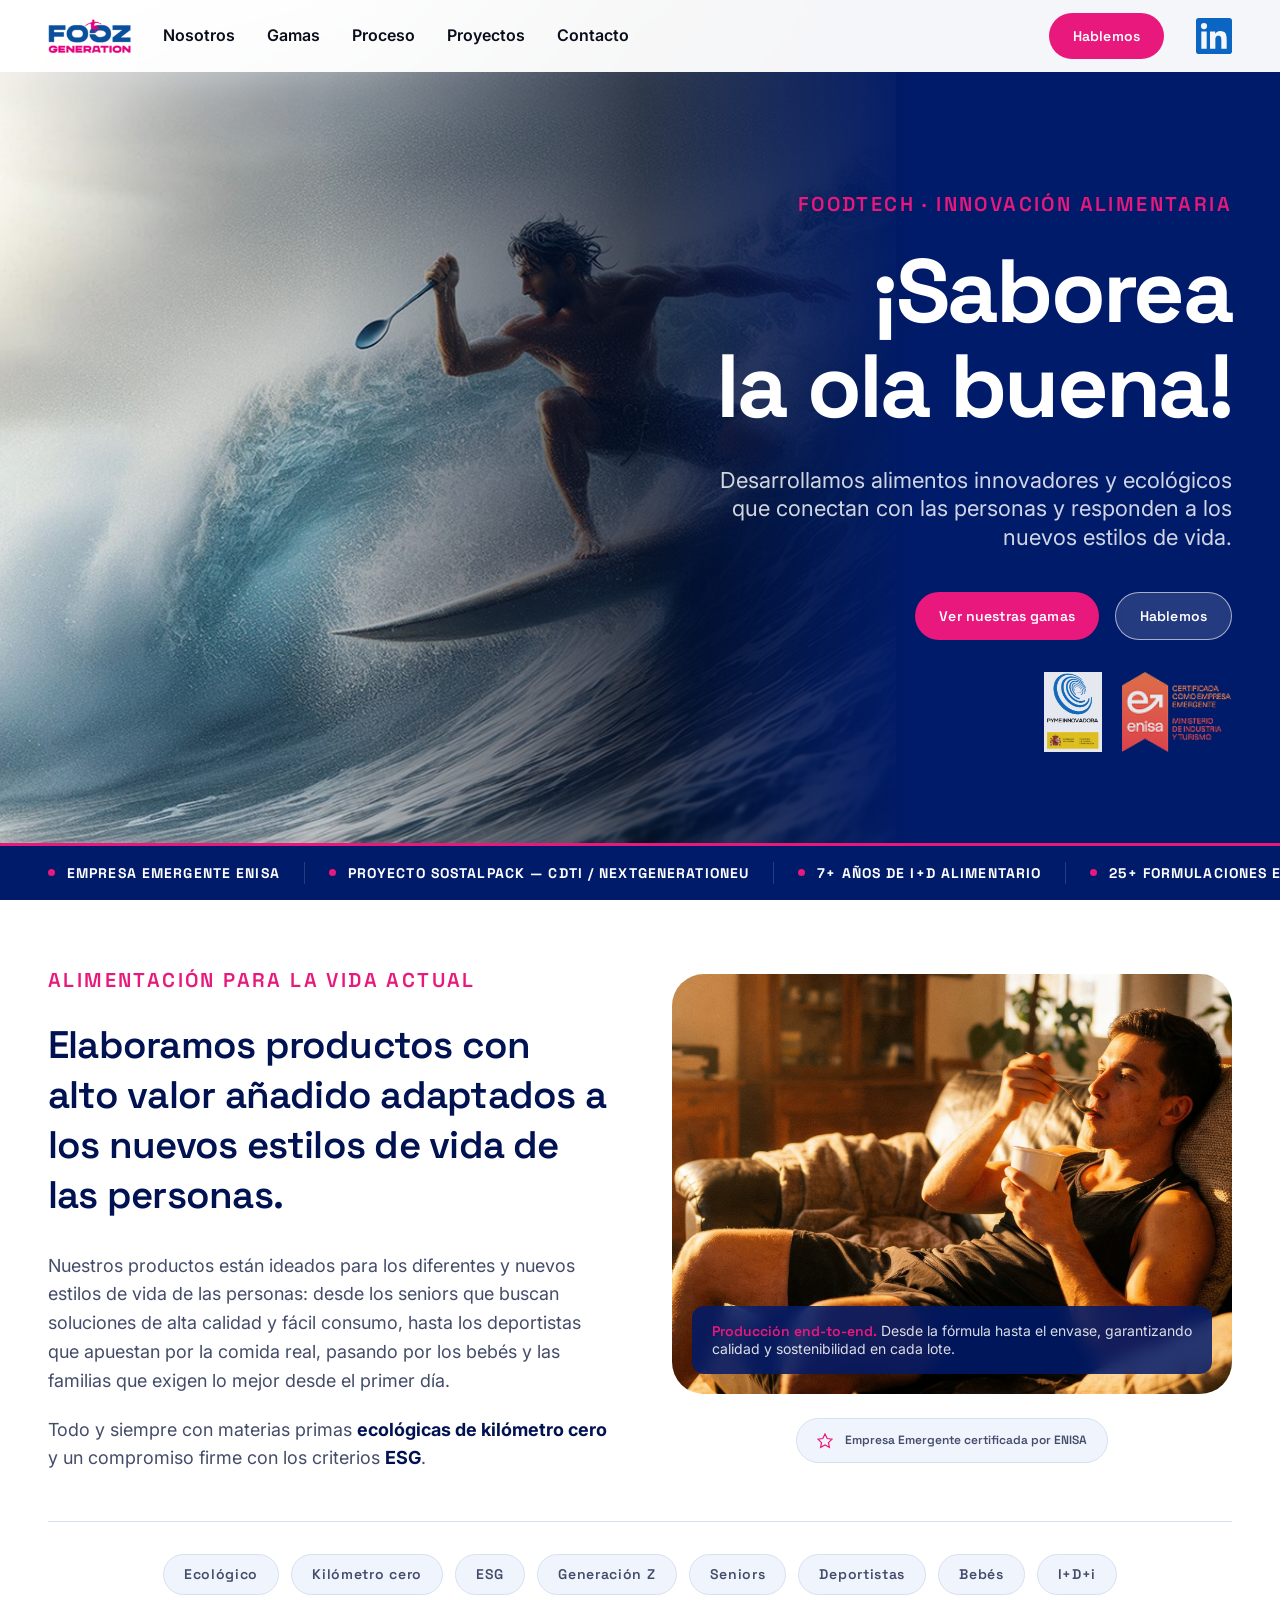
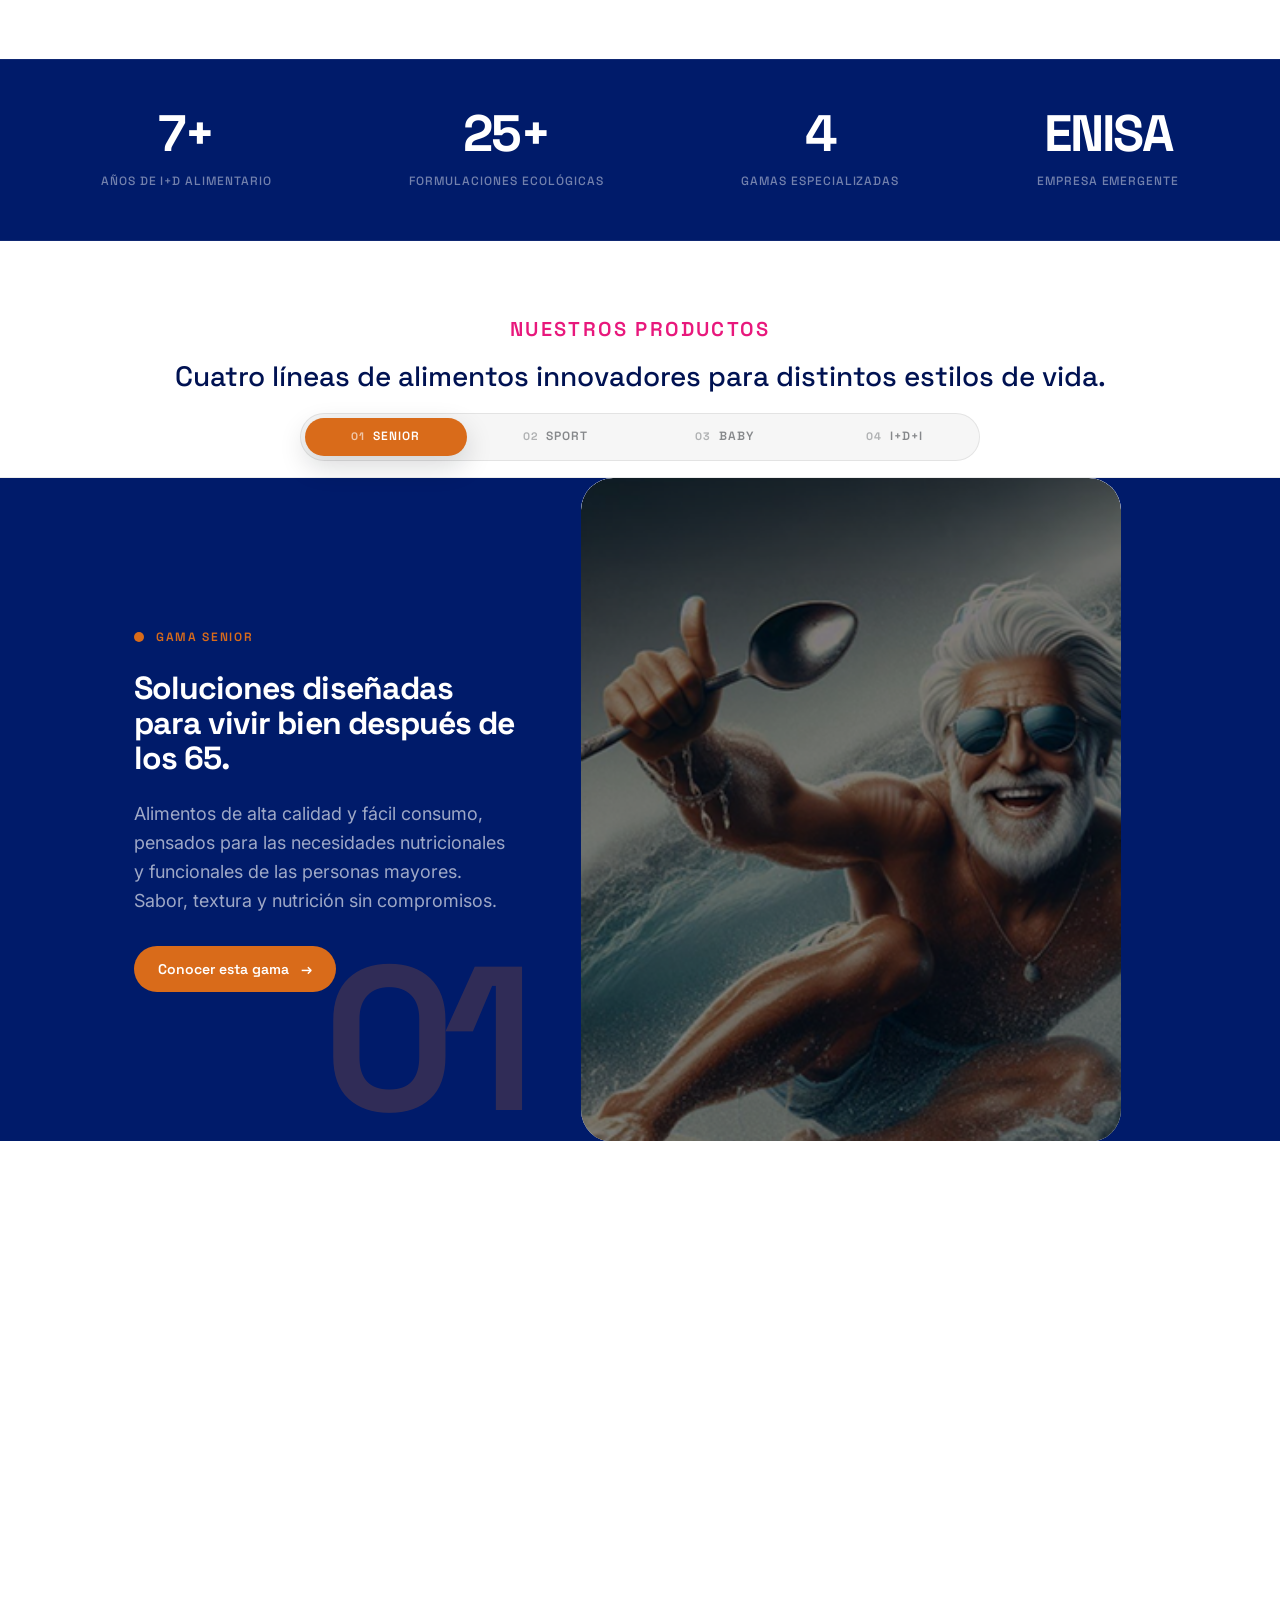
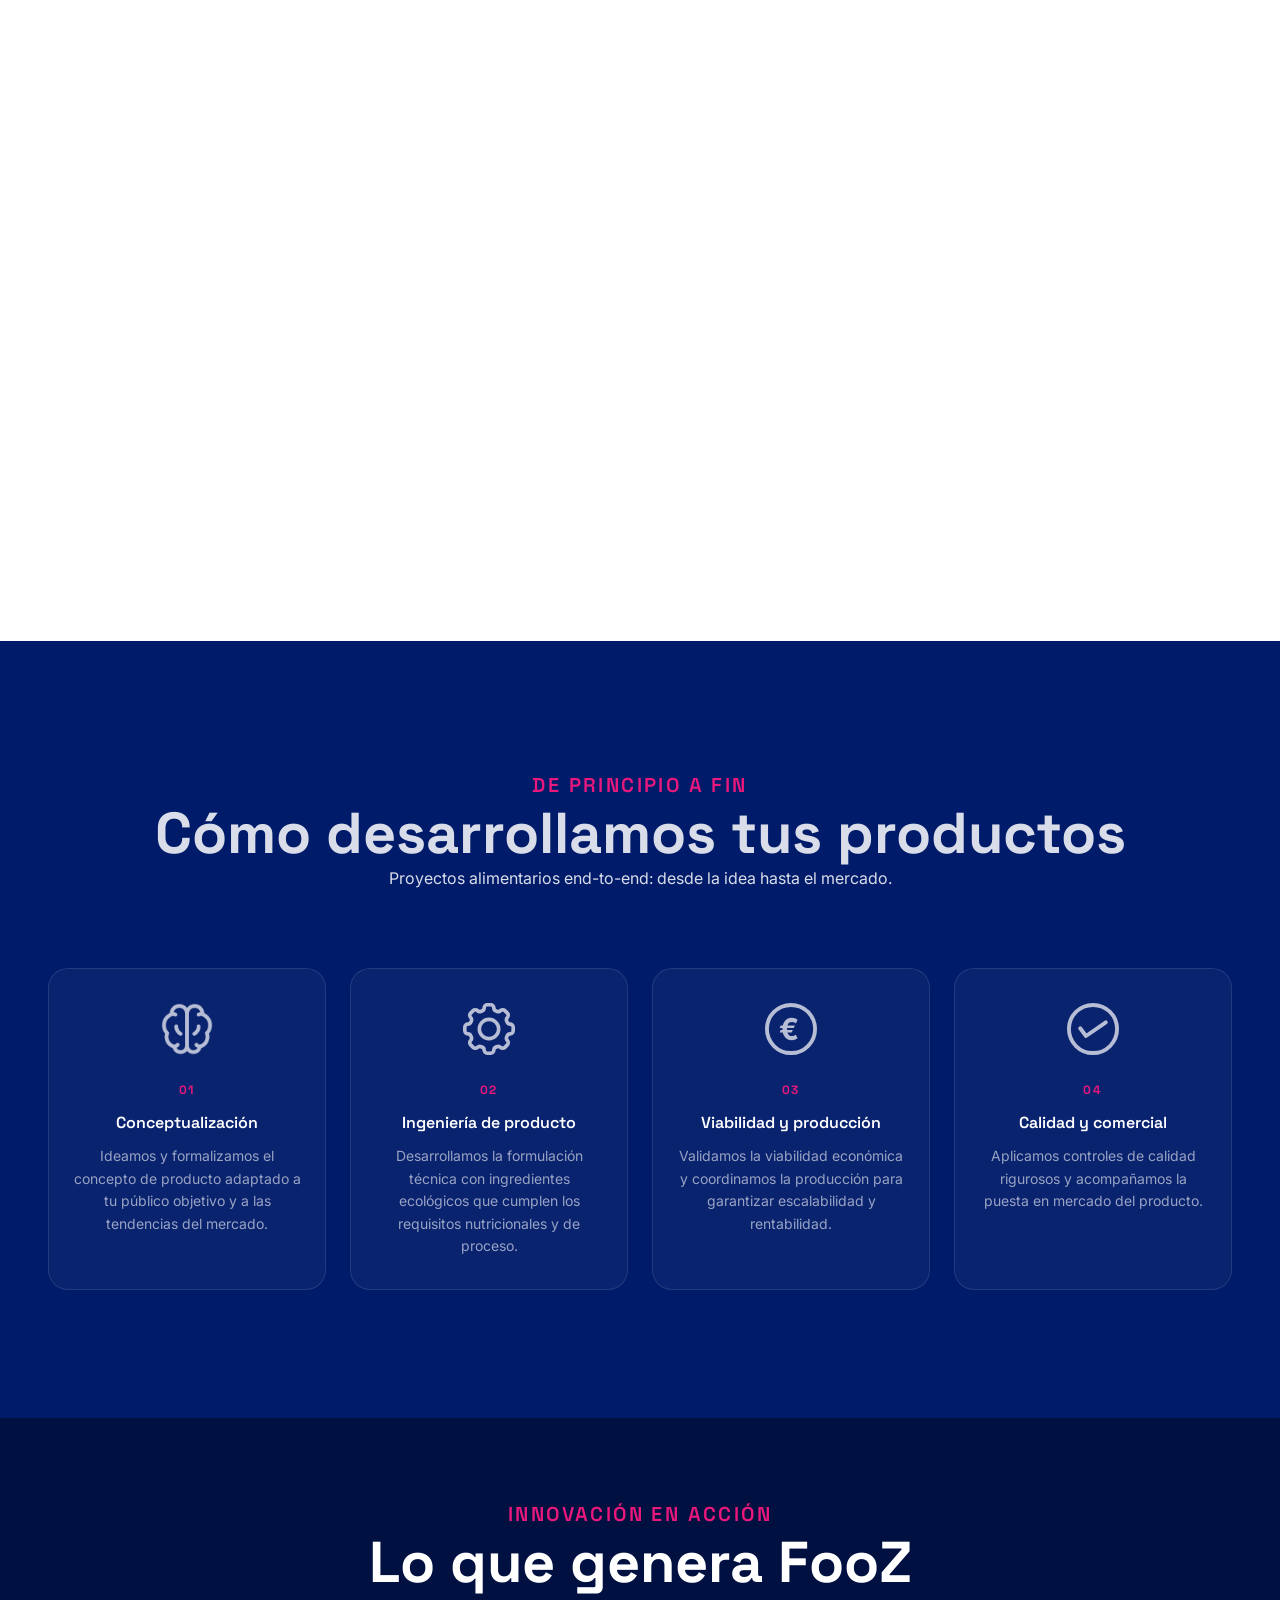
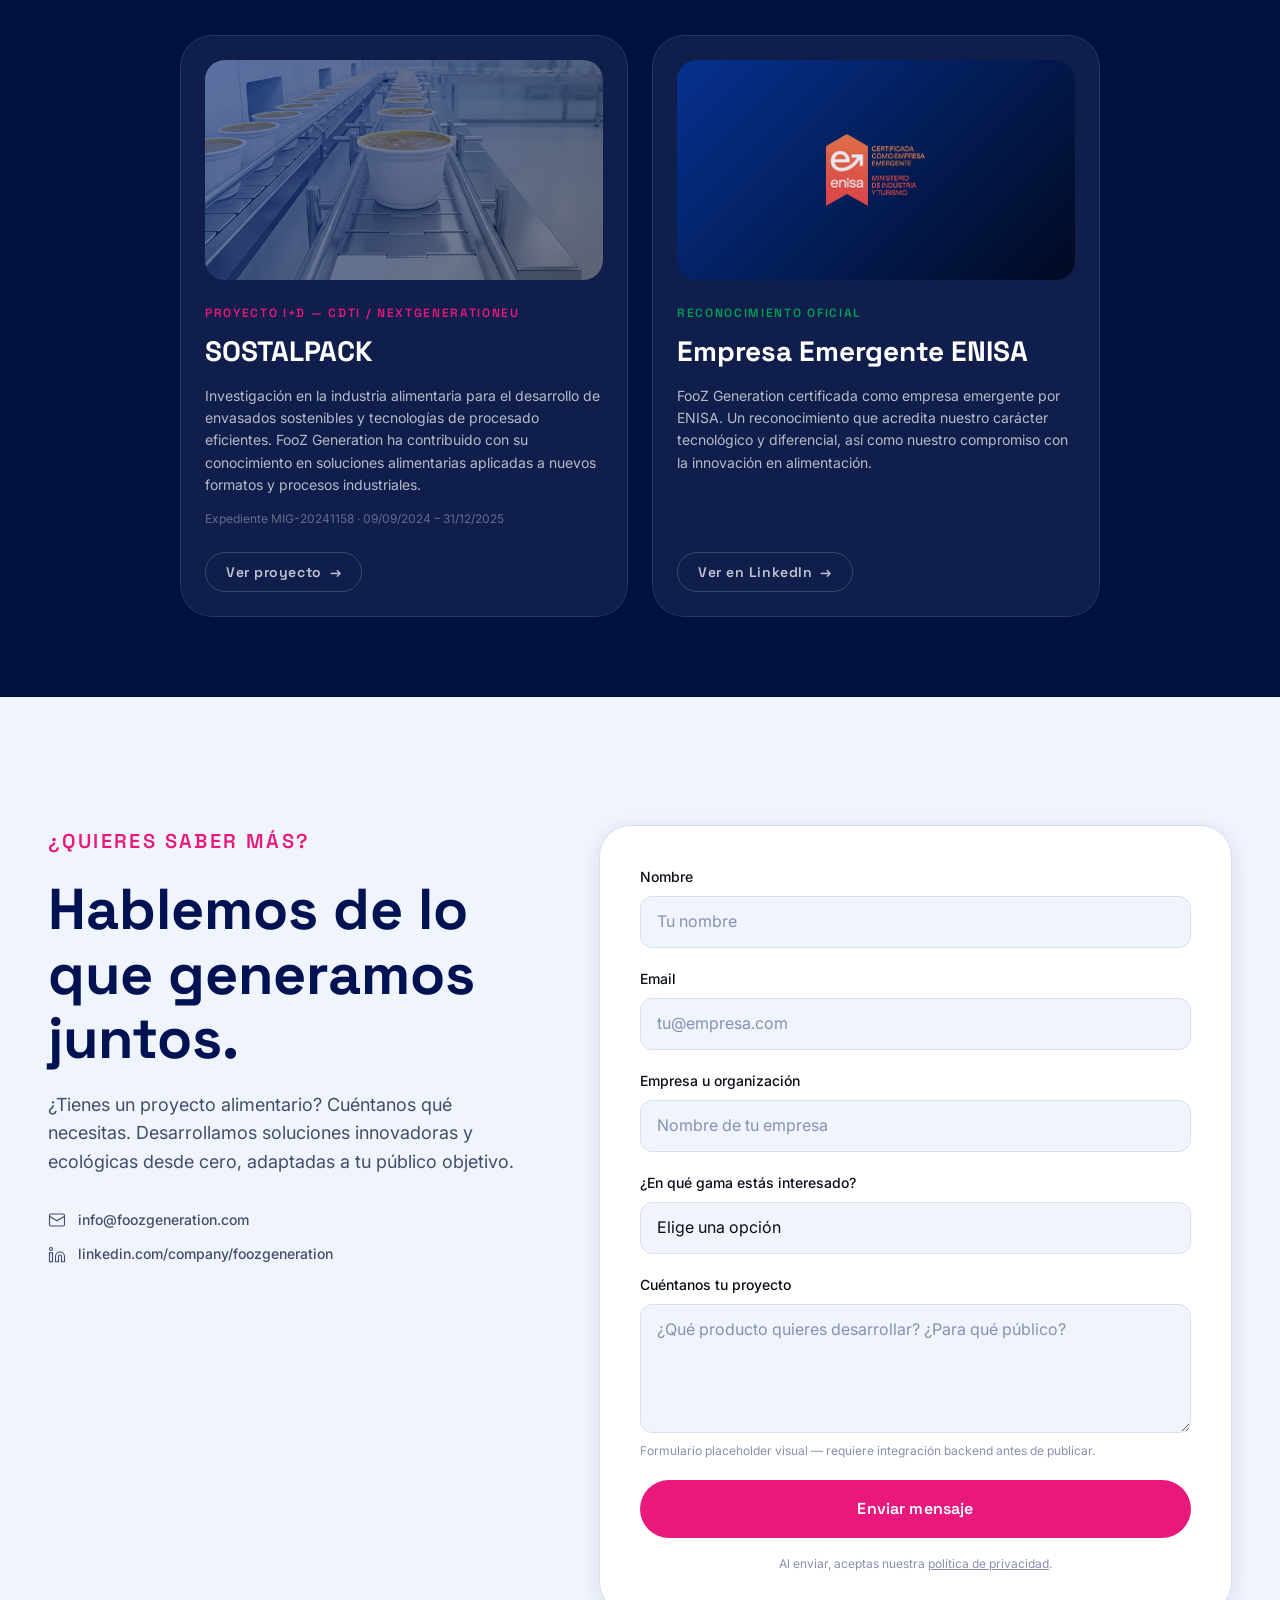
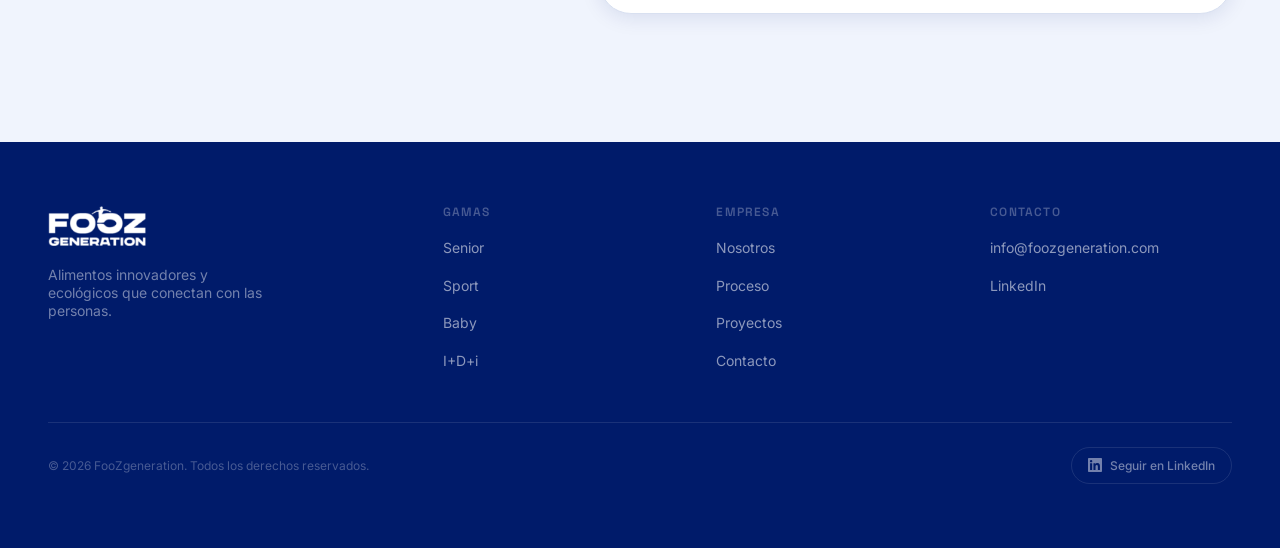
<file: index.html>
<!DOCTYPE html>
<html lang="es">
<head>
  <meta charset="UTF-8">
  <meta name="viewport" content="width=device-width, initial-scale=1.0">
  <meta name="description" content="FooZ Generation — Desarrollamos alimentos innovadores y ecológicos que conectan con las personas y responden a los nuevos estilos de vida. Empresa Emergente certificada por ENISA.">
  <title>¡Saborea la ola buena! — FooZ Generation</title>
  <meta property="og:title" content="¡Saborea la ola buena! — FooZ Generation">
  <meta property="og:description" content="Alimentos innovadores y ecológicos que conectan con las personas. Empresa Emergente certificada por ENISA.">
  <meta property="og:type" content="website">
  <meta name="twitter:card" content="summary">
  <meta name="twitter:title" content="¡Saborea la ola buena! — FooZ Generation">

  <!-- Google Fonts -->
  <link rel="preconnect" href="https://fonts.googleapis.com">
  <link rel="preconnect" href="https://fonts.gstatic.com" crossorigin>
  <link href="https://fonts.googleapis.com/css2?family=Space+Grotesk:wght@400;500;600;700;900&family=Inter:wght@400;500;600&display=swap" rel="stylesheet">

  <!-- Styles -->
  <link rel="stylesheet" href="css/tokens.css">
  <link rel="stylesheet" href="css/base.css">
  <link rel="stylesheet" href="css/layout.css">
  <link rel="stylesheet" href="css/components.css">
  <link rel="stylesheet" href="css/pages.css">
</head>
<body>

  <!-- ================================================
       NAV
       ================================================ -->
  <header class="nav" id="nav" role="banner">
    <div class="nav__inner">
      <a class="nav__logo" href="#hero" aria-label="FooZ Generation — inicio">
        <img
          src="assets/logos/logo-fooz-generation.png"
          alt="FooZ Generation"
          class="nav__logo-img"
          width="130"
          height="53"
        >
      </a>
      <nav aria-label="Navegación principal">
        <ul class="nav__links" role="list">
          <li><a href="#about">Nosotros</a></li>
          <li><a href="#gamas">Gamas</a></li>
          <li><a href="#proceso">Proceso</a></li>
          <li><a href="proyectos.html">Proyectos</a></li>
          <li><a href="#contacto">Contacto</a></li>
        </ul>
      </nav>
      <a href="#contacto" class="btn btn--accent nav__cta" aria-label="Ir a contacto">Hablemos</a>
      <a href="https://www.linkedin.com/company/foozgeneration" target="_blank" rel="noopener noreferrer" class="nav__linkedin" aria-label="Seguir FooZ Generation en LinkedIn">
        <svg viewBox="0 0 24 24" fill="currentColor" aria-hidden="true" width="36" height="36"><path d="M20.447 20.452h-3.554v-5.569c0-1.328-.027-3.037-1.852-3.037-1.853 0-2.136 1.445-2.136 2.939v5.667H9.351V9h3.414v1.561h.046c.477-.9 1.637-1.85 3.37-1.85 3.601 0 4.267 2.37 4.267 5.455v6.286zM5.337 7.433a2.062 2.062 0 01-2.063-2.065 2.064 2.064 0 112.063 2.065zm1.782 13.019H3.555V9h3.564v11.452zM22.225 0H1.771C.792 0 0 .774 0 1.729v20.542C0 23.227.792 24 1.771 24h20.451C23.2 24 24 23.227 24 22.271V1.729C24 .774 23.2 0 22.222 0h.003z"/></svg>
      </a>
      <button class="nav__burger" aria-label="Abrir menú" aria-expanded="false" aria-controls="mobile-menu">
        <span></span><span></span><span></span>
      </button>
    </div>
    <div class="nav__mobile-menu" id="mobile-menu" aria-hidden="true">
      <ul role="list">
        <li><a href="#about">Nosotros</a></li>
        <li><a href="#gamas">Gamas</a></li>
        <li><a href="#proceso">Proceso</a></li>
        <li><a href="proyectos.html">Proyectos</a></li>
        <li><a href="#contacto">Contacto</a></li>
      </ul>
      <a href="#contacto-form" class="btn btn--accent">Hablemos</a>
    </div>
  </header>

  <main id="main-content">

    <!-- ================================================
         HERO
         ================================================ -->
    <section class="hero" id="hero" aria-labelledby="hero-headline">

      <!-- Generative SVG background — azul marca con acentos magenta -->
      <div class="hero__bg" aria-hidden="true">
        <img src="assets/images/hero-bg-surfer.png" alt="" loading="eager">
      </div>

      <div class="hero__content">
        <p class="hero__eyebrow eyebrow fade-in">Foodtech · Innovación Alimentaria</p>
        <h1 class="hero__headline fade-in" id="hero-headline" style="transition-delay:80ms">
          ¡Saborea<br>la ola buena!
        </h1>
        <p class="hero__sub fade-in" style="transition-delay:160ms">
          Desarrollamos alimentos innovadores y ecológicos que conectan con las personas y responden a los nuevos estilos de vida.
        </p>
        <div class="hero__actions fade-in" style="transition-delay:240ms">
          <a href="#gamas" class="btn btn--accent">Ver nuestras gamas</a>
          <a href="#contacto" class="btn btn--outline-light">Hablemos</a>
        </div>
        <div class="hero__seals fade-in" style="transition-delay:320ms" aria-label="Sellos de calidad">
          <img src="assets/images/sello-pyme-innovadora.png" alt="PYME Innovadora" loading="lazy">
          <img src="assets/images/sello-enisa.png" alt="Empresa Emergente ENISA" loading="lazy">
        </div>
      </div>

      <!-- Barra inferior: credenciales -->
      <div class="hero__credential" aria-label="Credenciales de FooZ Generation">
        <div class="hero__credential-inner">
          <div class="hero__credential-item">
            <span class="hero__credential-dot" aria-hidden="true"></span>
            Empresa Emergente ENISA
          </div>
          <div class="hero__credential-item">
            <span class="hero__credential-dot" aria-hidden="true"></span>
            Proyecto SOSTALPACK — CDTI / NextGenerationEU
          </div>
          <div class="hero__credential-item">
            <span class="hero__credential-dot" aria-hidden="true"></span>
            7+ años de I+D alimentario
          </div>
          <div class="hero__credential-item">
            <span class="hero__credential-dot" aria-hidden="true"></span>
            25+ formulaciones ecológicas
          </div>
        </div>
      </div>
    </section>

    <!-- ================================================
         ABOUT
         ================================================ -->
    <section class="section" id="about" aria-labelledby="about-heading">
      <div class="container">
        <div class="about__two-col">

          <!-- Columna texto -->
          <div class="fade-in">
            <span class="eyebrow" style="color:var(--color-accent); display:block; margin-bottom:var(--sp-6)">Alimentación para la vida actual</span>
            <h2 class="about__intro" id="about-heading" style="font-size:clamp(var(--text-xl),3vw,var(--text-3xl)); color:var(--color-text-heading);">
              Elaboramos productos con alto valor añadido adaptados a los nuevos estilos de vida de las personas.
            </h2>
            <div style="margin-top:var(--sp-8);">
              <p style="font-size:var(--text-md); color:var(--color-text-secondary); margin-bottom:var(--sp-5);">
                Nuestros productos están ideados para los diferentes y nuevos estilos de vida de las personas: desde los seniors que buscan soluciones de alta calidad y fácil consumo, hasta los deportistas que apuestan por la comida real, pasando por los bebés y las familias que exigen lo mejor desde el primer día.
              </p>
              <p style="font-size:var(--text-md); color:var(--color-text-secondary); margin-bottom:0;">
                Todo y siempre con materias primas <strong style="color:var(--color-text-heading);">ecológicas de kilómetro cero</strong> y un compromiso firme con los criterios <strong style="color:var(--color-text-heading);">ESG</strong>.
              </p>
            </div>
          </div>

          <!-- Columna imagen producto -->
          <div class="about__image-col fade-in" style="transition-delay:120ms">
            <div class="about__image-wrap">
              <img
                src="assets/images/producto-about.png"
                alt="Producto FooZ Generation"
                loading="lazy"
              >
              <div class="about__image-overlay">
                <p><strong>Producción end-to-end.</strong> Desde la fórmula hasta el envase, garantizando calidad y sostenibilidad en cada lote.</p>
              </div>
            </div>
            <div class="about__badge">
              <svg width="16" height="16" viewBox="0 0 16 16" fill="none" aria-hidden="true">
                <path d="M8 1L10.2 5.5L15 6.2L11.5 9.6L12.4 14.4L8 12L3.6 14.4L4.5 9.6L1 6.2L5.8 5.5L8 1Z" stroke="var(--color-accent)" stroke-width="1.2" fill="none"/>
              </svg>
              <span class="about__badge-text">Empresa Emergente certificada por ENISA</span>
            </div>
          </div>

        </div>

        <!-- Tags — ancho completo bajo las dos columnas -->
        <div class="about__tags fade-in" aria-label="Áreas de enfoque">
          <span class="tag">Ecológico</span>
          <span class="tag">Kilómetro cero</span>
          <span class="tag">ESG</span>
          <span class="tag">Generación Z</span>
          <span class="tag">Seniors</span>
          <span class="tag">Deportistas</span>
          <span class="tag">Bebés</span>
          <span class="tag">I+D+i</span>
        </div>

      </div>
    </section>

    <!-- ================================================
         STAT STRIP
         ================================================ -->
    <div class="strip" aria-label="Datos clave" role="region">
      <div class="strip__inner">
        <div class="stat fade-in">
          <span class="stat__value" data-count="7" data-suffix="+">7+</span>
          <span class="stat__label">Años de I+D alimentario</span>
        </div>
        <div class="stat fade-in" style="transition-delay:80ms">
          <span class="stat__value" data-count="25" data-suffix="+">25+</span>
          <span class="stat__label">Formulaciones ecológicas</span>
        </div>
        <div class="stat fade-in" style="transition-delay:160ms">
          <span class="stat__value" data-count="4">4</span>
          <span class="stat__label">Gamas especializadas</span>
        </div>
        <div class="stat fade-in" style="transition-delay:240ms">
          <span class="stat__value">ENISA</span>
          <span class="stat__label">Empresa Emergente</span>
        </div>
      </div>
    </div>

    <!-- ================================================
         GAMAS — carrusel scroll lateral
         ================================================ -->
    <section id="gamas" aria-labelledby="gamas-heading">

      <div class="gamas-sticky-wrapper" id="gamas-sticky-wrapper">
        <div class="gamas-sticky">

          <div class="gamas-header fade-in">
            <div class="container">
              <span class="eyebrow" style="color:var(--color-accent)">Nuestros productos</span>
              <h2 id="gamas-heading" style="color:var(--color-text-heading); font-size:var(--text-xl); font-weight:var(--fw-medium)">Cuatro líneas de alimentos innovadores para distintos estilos de vida.</h2>

              <div class="gamas-progress" aria-label="Gama activa">
                <span class="gamas-progress__item is-active" data-index="0">
                  <span class="gamas-progress__step">01</span>
                  <span class="gamas-progress__label">Senior</span>
                </span>
                <span class="gamas-progress__item" data-index="1">
                  <span class="gamas-progress__step">02</span>
                  <span class="gamas-progress__label">Sport</span>
                </span>
                <span class="gamas-progress__item" data-index="2">
                  <span class="gamas-progress__step">03</span>
                  <span class="gamas-progress__label">Baby</span>
                </span>
                <span class="gamas-progress__item" data-index="3">
                  <span class="gamas-progress__step">04</span>
                  <span class="gamas-progress__label">I+D+i</span>
                </span>
              </div>
            </div>
          </div>

          <div class="gamas-track" id="gamas-track" role="list">

            <!-- Slide 01: SENIOR -->
            <article class="gama-slide gama-slide--01 is-active" role="listitem" aria-label="Gama Senior">
              <div class="gama-slide__text">
                <div class="gama-slide__bg-num" aria-hidden="true">01</div>
                <div class="gama-slide__eyebrow">
                  <span class="gama-slide__dot" aria-hidden="true"></span>
                  <span>Gama Senior</span>
                </div>
                <h3>Soluciones diseñadas para vivir bien después de los 65.</h3>
                <p>Alimentos de alta calidad y fácil consumo, pensados para las necesidades nutricionales y funcionales de las personas mayores. Sabor, textura y nutrición sin compromisos.</p>
                <a href="#contacto" class="gama-slide__cta" aria-label="Más información sobre la Gama Senior">Conocer esta gama</a>
              </div>
              <div class="gama-slide__visual">
                <img
                  src="assets/gamas/senior-opacidad.png"
                  alt="Productos de la Gama Senior FooZ Generation — alimentación de alta calidad para personas mayores"
                  class="gama-slide__img"
                  loading="eager"
                  width="600"
                  height="540"
                >
              </div>
            </article>

            <!-- Slide 02: SPORT -->
            <article class="gama-slide gama-slide--02" role="listitem" aria-label="Gama Sport">
              <div class="gama-slide__text">
                <div class="gama-slide__bg-num" aria-hidden="true">02</div>
                <div class="gama-slide__eyebrow">
                  <span class="gama-slide__dot" aria-hidden="true"></span>
                  <span>Gama Sport</span>
                </div>
                <h3>Alimentación deportiva basada en comida real.</h3>
                <p>Alimentos para antes y después del entrenamiento, formulados con ingredientes naturales y ecológicos. Sin artificios: solo lo que el deportista necesita para rendir y recuperarse.</p>
                <a href="#contacto" class="gama-slide__cta" aria-label="Más información sobre la Gama Sport">Conocer esta gama</a>
              </div>
              <div class="gama-slide__visual">
                <img
                  src="assets/gamas/sport-opacidad.png"
                  alt="Productos de la Gama Sport FooZ Generation — alimentación deportiva ecológica basada en comida real"
                  class="gama-slide__img"
                  loading="lazy"
                  width="600"
                  height="540"
                >
              </div>
            </article>

            <!-- Slide 03: BABY -->
            <article class="gama-slide gama-slide--03" role="listitem" aria-label="Gama Baby">
              <div class="gama-slide__text">
                <div class="gama-slide__bg-num" aria-hidden="true">03</div>
                <div class="gama-slide__eyebrow">
                  <span class="gama-slide__dot" aria-hidden="true"></span>
                  <span>Gama Baby</span>
                </div>
                <h3>Más de 25 formulaciones infantiles ecológicas desarrolladas.</h3>
                <p>Alimentación infantil diseñada desde el rigor nutricional y la máxima seguridad. Ingredientes ecológicos de kilómetro cero, formulaciones adaptadas a cada etapa del desarrollo.</p>
                <a href="#contacto" class="gama-slide__cta" aria-label="Más información sobre la Gama Baby">Conocer esta gama</a>
              </div>
              <div class="gama-slide__visual">
                <img
                  src="assets/gamas/baby-opacidad.png"
                  alt="Productos de la Gama Baby FooZ Generation — alimentación infantil ecológica de kilómetro cero"
                  class="gama-slide__img"
                  loading="lazy"
                  width="600"
                  height="540"
                >
              </div>
            </article>

            <!-- Slide 04: I+D+i -->
            <article class="gama-slide gama-slide--04" role="listitem" aria-label="Gama I+D+i">
              <div class="gama-slide__text">
                <div class="gama-slide__bg-num" aria-hidden="true">04</div>
                <div class="gama-slide__eyebrow">
                  <span class="gama-slide__dot" aria-hidden="true"></span>
                  <span>Gama I+D+i</span>
                </div>
                <h3>Más de 7 años desarrollando productos alimentarios diferenciales.</h3>
                <p>Proyectos alimentarios end-to-end: desde la conceptualización hasta el control de calidad y la comercialización. Innovación, ciencia y territorio en cada formulación.</p>
                <a href="#contacto" class="gama-slide__cta" aria-label="Más información sobre la Gama I+D+i">Conocer esta gama</a>
              </div>
              <div class="gama-slide__visual">
                <img
                  src="assets/gamas/idi-opacidad.png"
                  alt="Proyectos de la Gama I+D+i FooZ Generation — investigación, desarrollo e innovación alimentaria"
                  class="gama-slide__img"
                  loading="lazy"
                  width="600"
                  height="540"
                >
              </div>
            </article>

          </div>
        </div>
      </div>

    </section>

    <!-- ================================================
         PROCESO — dark azul marca con iconos reales
         ================================================ -->
    <section class="section" id="proceso" aria-labelledby="proceso-heading">
      <div class="container">
        <div class="section-header--centered fade-in">
          <span class="eyebrow">De principio a fin</span>
          <h2 id="proceso-heading">Cómo desarrollamos tus productos</h2>
          <p>Proyectos alimentarios end-to-end: desde la idea hasta el mercado.</p>
        </div>
        <div class="proceso__grid">

          <div class="paso fade-in">
            <div class="paso__icon">
              <img src="assets/icons/icono-cerebro-original.png" alt="" aria-hidden="true" width="52" height="52">
            </div>
            <span class="paso__num-label">01</span>
            <h4>Conceptualización</h4>
            <p>Ideamos y formalizamos el concepto de producto adaptado a tu público objetivo y a las tendencias del mercado.</p>
          </div>

          <div class="paso fade-in" style="transition-delay:80ms">
            <div class="paso__icon">
              <img src="assets/icono-proceso-ingenieria.svg" alt="" aria-hidden="true" width="52" height="52">
            </div>
            <span class="paso__num-label">02</span>
            <h4>Ingeniería de producto</h4>
            <p>Desarrollamos la formulación técnica con ingredientes ecológicos que cumplen los requisitos nutricionales y de proceso.</p>
          </div>

          <div class="paso fade-in" style="transition-delay:160ms">
            <div class="paso__icon">
              <img src="assets/icono-proceso-viabilidad.svg" alt="" aria-hidden="true" width="52" height="52">
            </div>
            <span class="paso__num-label">03</span>
            <h4>Viabilidad y producción</h4>
            <p>Validamos la viabilidad económica y coordinamos la producción para garantizar escalabilidad y rentabilidad.</p>
          </div>

          <div class="paso fade-in" style="transition-delay:240ms">
            <div class="paso__icon">
              <img src="assets/icono-proceso-calidad.svg" alt="" aria-hidden="true" width="52" height="52">
            </div>
            <span class="paso__num-label">04</span>
            <h4>Calidad y comercial</h4>
            <p>Aplicamos controles de calidad rigurosos y acompañamos la puesta en mercado del producto.</p>
          </div>

        </div>
      </div>
    </section>

    <!-- ================================================
         PROYECTOS Y RECONOCIMIENTOS
         ================================================ -->
    <section id="proyectos" aria-labelledby="proyectos-heading">
      <div class="container">
        <div class="section-header--centered fade-in" style="margin-bottom:var(--sp-10);">
          <span class="eyebrow">Innovación en acción</span>
          <h2 id="proyectos-heading">Lo que genera FooZ</h2>
        </div>
        <div class="proyectos__grid fade-in" style="transition-delay:80ms">

          <div class="proyecto-card">
            <div class="proyecto-card__visual" aria-hidden="true">
              <img src="assets/images/producto-fabrica.png" alt="" loading="lazy">
            </div>
            <span class="proyecto-card__eyebrow eyebrow">Proyecto I+D — CDTI / NextGenerationEU</span>
            <h3>SOSTALPACK</h3>
            <p>
              Investigación en la industria alimentaria para el desarrollo de envasados sostenibles y tecnologías de procesado eficientes. FooZ Generation ha contribuido con su conocimiento en soluciones alimentarias aplicadas a nuevos formatos y procesos industriales.
            </p>
            <p style="margin-top:var(--sp-3); font-size:var(--text-xs); color:rgba(255,255,255,0.35);">
              Expediente MIG-20241158 · 09/09/2024 – 31/12/2025
            </p>
            <a href="proyectos.html" class="proyecto-card__link" aria-label="Ver proyecto SOSTALPACK">
              Ver proyecto
            </a>
          </div>

          <div class="proyecto-card">
            <div class="proyecto-card__visual proyecto-card__visual--enisa" aria-hidden="true">
              <img src="assets/images/sello-enisa.png" alt="">
            </div>
            <span class="proyecto-card__eyebrow eyebrow" style="color:var(--gama-02)">Reconocimiento oficial</span>
            <h3>Empresa Emergente ENISA</h3>
            <p>
              FooZ Generation certificada como empresa emergente por ENISA. Un reconocimiento que acredita nuestro carácter tecnológico y diferencial, así como nuestro compromiso con la innovación en alimentación.
            </p>
            <a href="https://www.linkedin.com/company/foozgeneration" target="_blank" rel="noopener noreferrer" class="proyecto-card__link" aria-label="Ver en LinkedIn">
              Ver en LinkedIn
            </a>
          </div>

        </div>
      </div>
    </section>

    <!-- ================================================
         CONTACTO
         ================================================ -->
    <section class="section" id="contacto" aria-labelledby="contacto-heading">
      <div class="container">
        <div class="contacto__inner">

          <div class="contacto__copy fade-in">
            <span class="eyebrow" style="color:var(--color-accent); display:block; margin-bottom:var(--sp-5)">¿Quieres saber más?</span>
            <h2 id="contacto-heading">Hablemos de lo que generamos juntos.</h2>
            <p>¿Tienes un proyecto alimentario? Cuéntanos qué necesitas. Desarrollamos soluciones innovadoras y ecológicas desde cero, adaptadas a tu público objetivo.</p>
            <div class="contacto__links">
              <a href="mailto:info@foozgeneration.com" class="contacto__link" aria-label="Enviar email a FooZ Generation">
                <svg viewBox="0 0 24 24" fill="none" stroke="currentColor" stroke-width="1.5" aria-hidden="true">
                  <rect x="2" y="4" width="20" height="16" rx="2"/>
                  <path d="M22 7L12 13 2 7"/>
                </svg>
                info@foozgeneration.com
              </a>
              <a href="https://www.linkedin.com/company/foozgeneration" target="_blank" rel="noopener noreferrer" class="contacto__link" aria-label="FooZ Generation en LinkedIn">
                <svg viewBox="0 0 24 24" fill="none" stroke="currentColor" stroke-width="1.5" aria-hidden="true">
                  <path d="M16 8a6 6 0 016 6v7h-4v-7a2 2 0 00-2-2 2 2 0 00-2 2v7h-4v-7a6 6 0 016-6z"/>
                  <rect x="2" y="9" width="4" height="12"/>
                  <circle cx="4" cy="4" r="2"/>
                </svg>
                linkedin.com/company/foozgeneration
              </a>
            </div>
          </div>

          <div class="fade-in" style="transition-delay:100ms">
            <form class="form" id="contacto-form" novalidate aria-label="Formulario de contacto">
              <div class="form__group">
                <label class="form__label" for="form-nombre">Nombre</label>
                <input class="form__input" id="form-nombre" name="nombre" type="text" placeholder="Tu nombre" autocomplete="name" required aria-required="true">
              </div>
              <div class="form__group">
                <label class="form__label" for="form-email">Email</label>
                <input class="form__input" id="form-email" name="email" type="email" placeholder="tu@empresa.com" autocomplete="email" required aria-required="true">
              </div>
              <div class="form__group">
                <label class="form__label" for="form-empresa">Empresa u organización</label>
                <input class="form__input" id="form-empresa" name="empresa" type="text" placeholder="Nombre de tu empresa" autocomplete="organization">
              </div>
              <div class="form__group">
                <label class="form__label" for="form-gama">¿En qué gama estás interesado?</label>
                <select class="form__select" id="form-gama" name="gama">
                  <option value="" disabled selected>Elige una opción</option>
                  <option value="senior">Gama Senior</option>
                  <option value="sport">Gama Sport</option>
                  <option value="baby">Gama Baby</option>
                  <option value="idi">Gama I+D+i</option>
                  <option value="proyecto">Proyecto personalizado</option>
                  <option value="otro">Otro / Aún no lo sé</option>
                </select>
              </div>
              <div class="form__group">
                <label class="form__label" for="form-mensaje">Cuéntanos tu proyecto</label>
                <textarea class="form__textarea" id="form-mensaje" name="mensaje" placeholder="¿Qué producto quieres desarrollar? ¿Para qué público?" rows="4"></textarea>
                <p class="form__note">Formulario placeholder visual — requiere integración backend antes de publicar.</p>
              </div>
              <button type="submit" class="btn btn--accent form__submit">Enviar mensaje</button>
              <p class="form__disclaimer">Al enviar, aceptas nuestra <a href="#" style="text-decoration:underline">política de privacidad</a>.</p>
            </form>
          </div>

        </div>
      </div>
    </section>

  </main>

  <!-- ================================================
       FOOTER
       ================================================ -->
  <footer class="footer" role="contentinfo">
    <div class="container">
      <div class="footer__inner">

        <div class="footer__brand">
          <a href="#hero" aria-label="FooZ Generation — inicio">
            <img src="assets/logos/logo-fooz-generation-transparent.png" alt="FooZ Generation" class="footer__logo-img" width="130" height="53">
          </a>
          <p class="footer__tagline">Alimentos innovadores y ecológicos que conectan con las personas.</p>
        </div>

        <nav class="footer__col" aria-label="Gamas de producto">
          <h5>Gamas</h5>
          <ul role="list">
            <li><a href="#gamas">Senior</a></li>
            <li><a href="#gamas">Sport</a></li>
            <li><a href="#gamas">Baby</a></li>
            <li><a href="#gamas">I+D+i</a></li>
          </ul>
        </nav>

        <nav class="footer__col" aria-label="Empresa">
          <h5>Empresa</h5>
          <ul role="list">
            <li><a href="#about">Nosotros</a></li>
            <li><a href="#proceso">Proceso</a></li>
            <li><a href="#proyectos">Proyectos</a></li>
            <li><a href="#contacto">Contacto</a></li>
          </ul>
        </nav>

        <nav class="footer__col" aria-label="Contacto">
          <h5>Contacto</h5>
          <ul role="list">
            <li><a href="mailto:info@foozgeneration.com">info@foozgeneration.com</a></li>
            <li><a href="https://www.linkedin.com/company/foozgeneration" target="_blank" rel="noopener noreferrer">LinkedIn</a></li>
          </ul>
        </nav>

      </div>

      <div class="footer__bottom">
        <span class="footer__copy">&copy; 2026 FooZgeneration. Todos los derechos reservados.</span>
        <a href="https://www.linkedin.com/company/foozgeneration" target="_blank" rel="noopener noreferrer" class="footer__linkedin" aria-label="Seguir FooZ Generation en LinkedIn">
          <svg viewBox="0 0 24 24" fill="currentColor" aria-hidden="true">
            <path d="M20.447 20.452h-3.554v-5.569c0-1.328-.027-3.037-1.852-3.037-1.853 0-2.136 1.445-2.136 2.939v5.667H9.351V9h3.414v1.561h.046c.477-.9 1.637-1.85 3.37-1.85 3.601 0 4.267 2.37 4.267 5.455v6.286zM5.337 7.433a2.062 2.062 0 01-2.063-2.065 2.064 2.064 0 112.063 2.065zm1.782 13.019H3.555V9h3.564v11.452zM22.225 0H1.771C.792 0 0 .774 0 1.729v20.542C0 23.227.792 24 1.771 24h20.451C23.2 24 24 23.227 24 22.271V1.729C24 .774 23.2 0 22.222 0h.003z"/>
          </svg>
          Seguir en LinkedIn
        </a>
      </div>
    </div>
  </footer>

  <script src="js/main.js"></script>
</body>
</html>
</file>
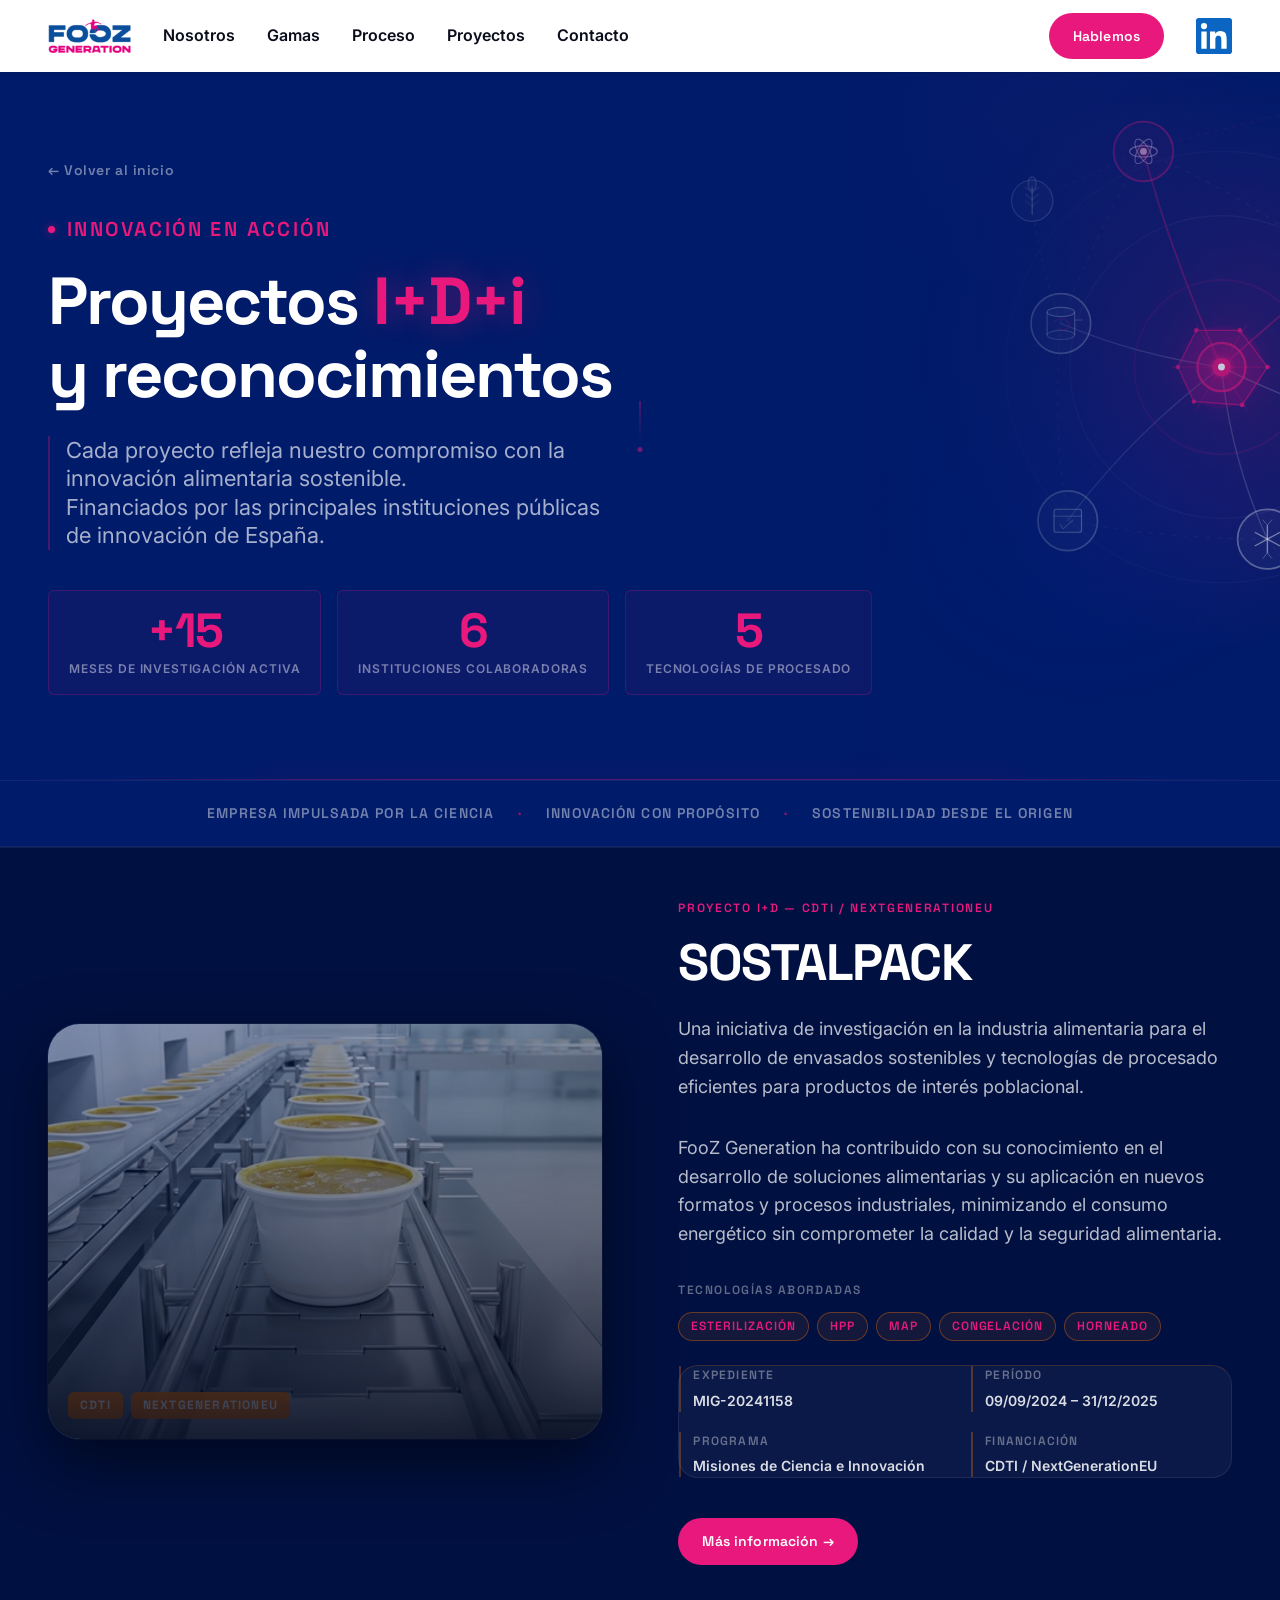
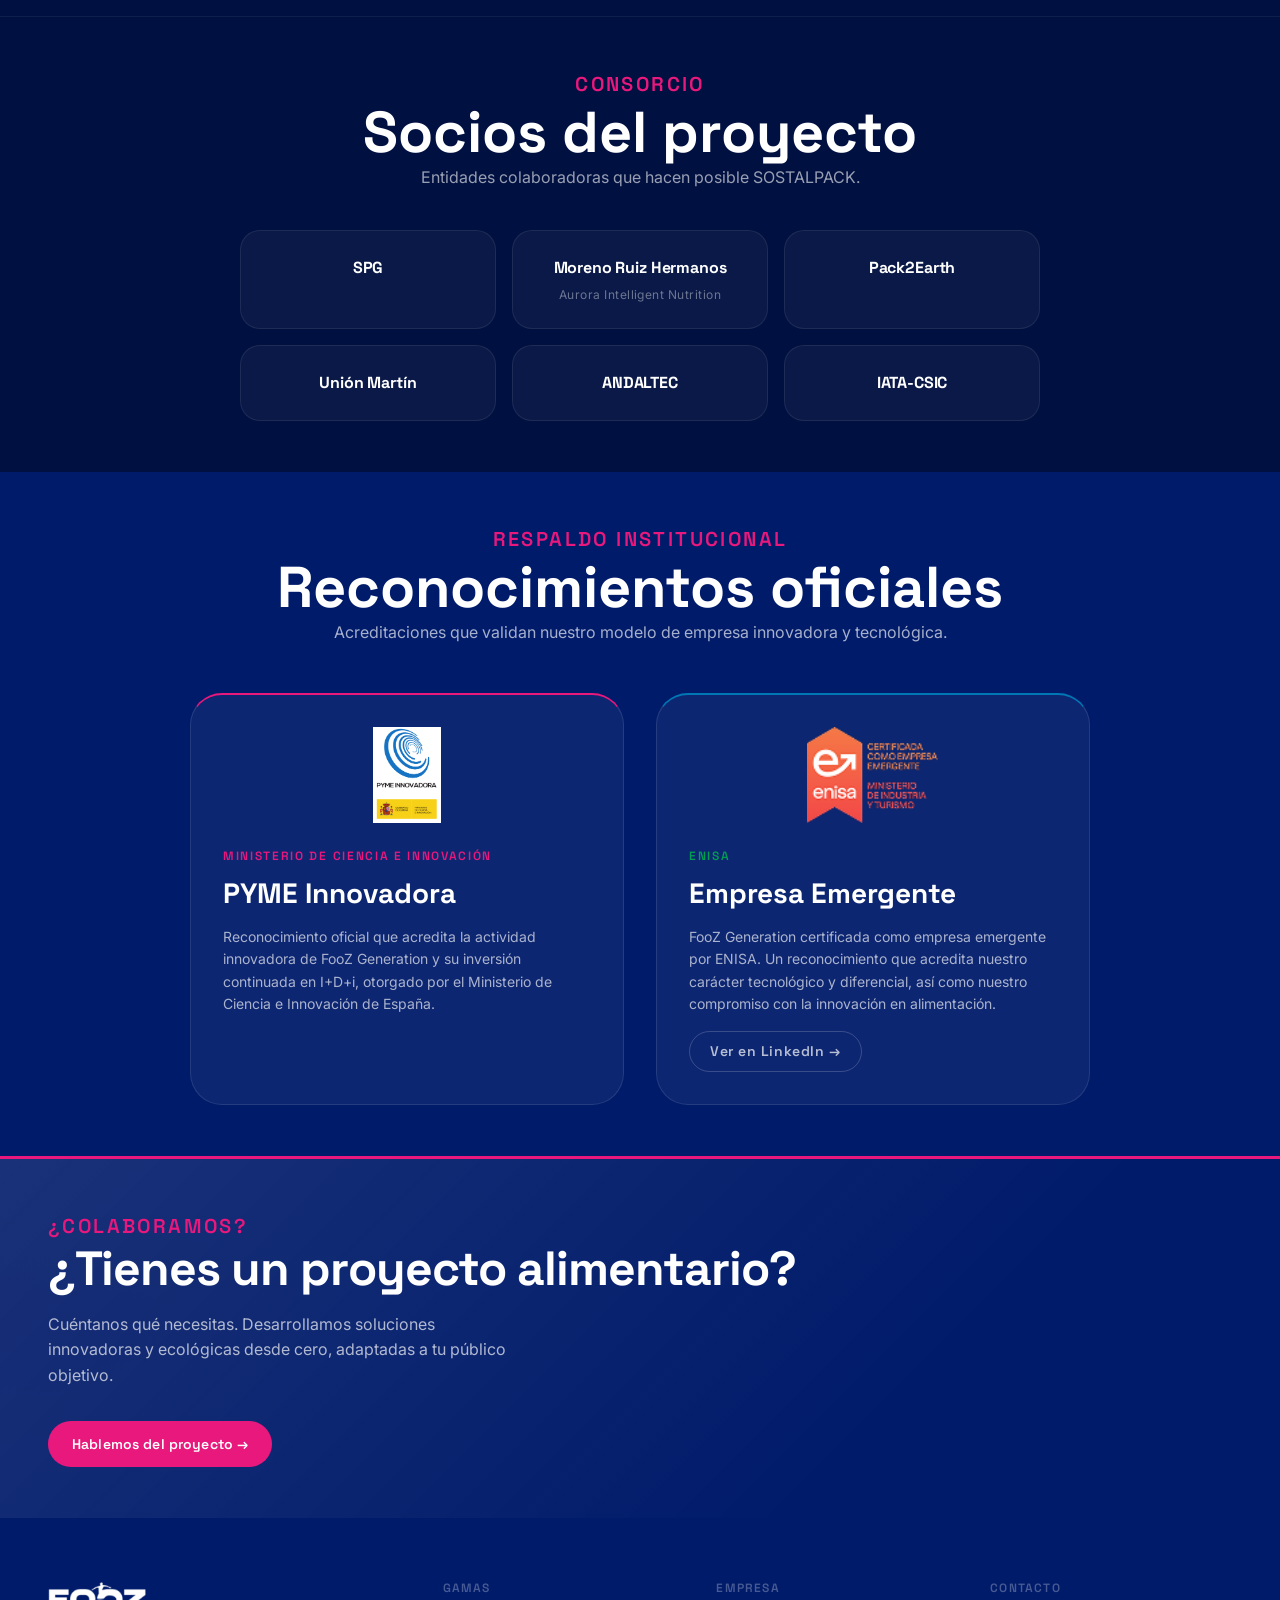
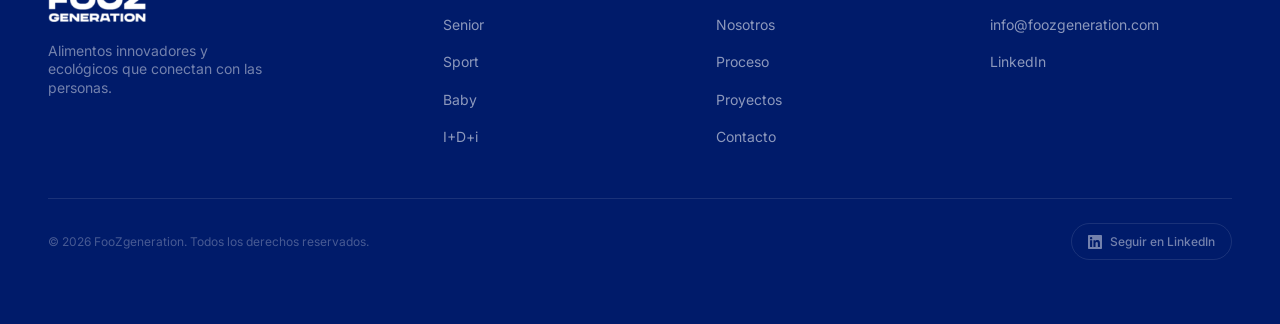
<file: proyectos.html>
<!DOCTYPE html>
<html lang="es">
<head>
  <meta charset="UTF-8">
  <meta name="viewport" content="width=device-width, initial-scale=1.0">
  <meta name="description" content="Proyectos I+D+i y reconocimientos de FooZ Generation — Innovación alimentaria sostenible financiada por CDTI y NextGenerationEU.">
  <title>Proyectos — FooZ Generation</title>

  <link rel="preconnect" href="https://fonts.googleapis.com">
  <link rel="preconnect" href="https://fonts.gstatic.com" crossorigin>
  <link href="https://fonts.googleapis.com/css2?family=Space+Grotesk:wght@400;500;600;700;900&family=Inter:wght@400;500;600&display=swap" rel="stylesheet">

  <link rel="stylesheet" href="css/tokens.css">
  <link rel="stylesheet" href="css/base.css">
  <link rel="stylesheet" href="css/layout.css">
  <link rel="stylesheet" href="css/components.css">
  <link rel="stylesheet" href="css/pages.css">
</head>
<body class="page--proyectos">

  <!-- NAV -->
  <header class="nav nav--scrolled" id="nav" role="banner">
    <div class="nav__inner">
      <a class="nav__logo" href="index.html" aria-label="FooZ Generation — inicio">
        <img src="assets/logos/logo-fooz-generation.png" alt="FooZ Generation" class="nav__logo-img" width="130" height="53">
      </a>
      <nav aria-label="Navegación principal">
        <ul class="nav__links" role="list">
          <li><a href="index.html#about">Nosotros</a></li>
          <li><a href="index.html#gamas">Gamas</a></li>
          <li><a href="index.html#proceso">Proceso</a></li>
          <li><a href="index.html#proyectos" aria-current="page">Proyectos</a></li>
          <li><a href="index.html#contacto">Contacto</a></li>
        </ul>
      </nav>
      <a href="index.html#contacto" class="btn btn--accent nav__cta">Hablemos</a>
      <a href="https://www.linkedin.com/company/foozgeneration" target="_blank" rel="noopener noreferrer" class="nav__linkedin" aria-label="Seguir FooZ Generation en LinkedIn">
        <svg viewBox="0 0 24 24" fill="currentColor" aria-hidden="true" width="36" height="36"><path d="M20.447 20.452h-3.554v-5.569c0-1.328-.027-3.037-1.852-3.037-1.853 0-2.136 1.445-2.136 2.939v5.667H9.351V9h3.414v1.561h.046c.477-.9 1.637-1.85 3.37-1.85 3.601 0 4.267 2.37 4.267 5.455v6.286zM5.337 7.433a2.062 2.062 0 01-2.063-2.065 2.064 2.064 0 112.063 2.065zm1.782 13.019H3.555V9h3.564v11.452zM22.225 0H1.771C.792 0 0 .774 0 1.729v20.542C0 23.227.792 24 1.771 24h20.451C23.2 24 24 23.227 24 22.271V1.729C24 .774 23.2 0 22.222 0h.003z"/></svg>
      </a>
      <button class="nav__burger" aria-label="Abrir menú" aria-expanded="false" aria-controls="mobile-menu">
        <span></span><span></span><span></span>
      </button>
    </div>
    <div class="nav__mobile-menu" id="mobile-menu" aria-hidden="true">
      <ul role="list">
        <li><a href="index.html#about">Nosotros</a></li>
        <li><a href="index.html#gamas">Gamas</a></li>
        <li><a href="index.html#proceso">Proceso</a></li>
        <li><a href="index.html#proyectos" aria-current="page">Proyectos</a></li>
        <li><a href="index.html#contacto">Contacto</a></li>
      </ul>
      <a href="index.html#contacto" class="btn btn--accent">Hablemos</a>
    </div>
  </header>

  <main id="main-content">

    <!-- PAGE HERO -->
    <section class="page-hero" aria-labelledby="page-hero-heading">
      <div class="page-hero__bg" aria-hidden="true">
        <img src="assets/images/proyectos-hero.svg" alt="">
      </div>
      <div class="container page-hero__content">
        <a href="index.html" class="page-hero__back fade-in">← Volver al inicio</a>
        <span class="eyebrow page-hero__eyebrow fade-in" style="transition-delay:60ms">Innovación en acción</span>
        <h1 class="page-hero__heading fade-in" id="page-hero-heading" style="transition-delay:120ms">
          Proyectos <span class="page-hero__heading-accent">I+D+i</span><br>y reconocimientos
        </h1>
        <p class="page-hero__sub fade-in" style="transition-delay:200ms">
          Cada proyecto refleja nuestro compromiso con la innovación alimentaria sostenible.<br>
          Financiados por las principales instituciones públicas de innovación de España.
        </p>
        <div class="page-hero__stats fade-in" style="transition-delay:320ms" aria-label="Cifras clave">
          <div class="page-hero__stat fade-in" style="transition-delay:340ms">
            <span class="page-hero__stat-num">+15</span>
            <span class="page-hero__stat-label">Meses de investigación activa</span>
          </div>
          <div class="page-hero__stat fade-in" style="transition-delay:410ms">
            <span class="page-hero__stat-num">6</span>
            <span class="page-hero__stat-label">Instituciones colaboradoras</span>
          </div>
          <div class="page-hero__stat fade-in" style="transition-delay:480ms">
            <span class="page-hero__stat-num">5</span>
            <span class="page-hero__stat-label">Tecnologías de procesado</span>
          </div>
        </div>
      </div>
      <div class="page-hero__accent" aria-hidden="true"></div>
      <div class="page-hero__glow-bottom" aria-hidden="true"></div>
      <div class="page-hero__scroll" aria-hidden="true">
        <div class="page-hero__scroll-line"></div>
        <div class="page-hero__scroll-dot"></div>
      </div>
    </section>

    <!-- STRIP SEPARADOR -->
    <div class="proyecto-strip" aria-hidden="true">
      <div class="container proyecto-strip__inner">
        <span>Empresa impulsada por la ciencia</span>
        <span aria-hidden="true">·</span>
        <span>Innovación con propósito</span>
        <span aria-hidden="true">·</span>
        <span>Sostenibilidad desde el origen</span>
      </div>
    </div>

    <!-- PROYECTO DESTACADO: SOSTALPACK -->
    <section class="proyecto-featured" aria-labelledby="sostalpack-heading">
      <div class="container">
        <div class="proyecto-featured__inner fade-in">

          <div class="proyecto-featured__visual">
            <img src="assets/images/producto-fabrica.png" alt="Línea de producción FooZ Generation" loading="lazy">
            <div class="proyecto-featured__visual-badge">
              <span>CDTI</span>
              <span>NextGenerationEU</span>
            </div>
          </div>

          <div class="proyecto-featured__content">
            <span class="proyecto-featured__eyebrow eyebrow">Proyecto I+D — CDTI / NextGenerationEU</span>
            <h2 id="sostalpack-heading" class="proyecto-featured__title">SOSTALPACK</h2>
            <p class="proyecto-featured__desc">
              Una iniciativa de investigación en la industria alimentaria para el desarrollo de envasados sostenibles y tecnologías de procesado eficientes para productos de interés poblacional.
            </p>
            <p class="proyecto-featured__desc" style="margin-top:var(--sp-3)">
              FooZ Generation ha contribuido con su conocimiento en el desarrollo de soluciones alimentarias y su aplicación en nuevos formatos y procesos industriales, minimizando el consumo energético sin comprometer la calidad y la seguridad alimentaria.
            </p>

            <div class="proyecto-featured__techs">
              <p class="proyecto-featured__techs-label">Tecnologías abordadas</p>
              <div class="proyecto-featured__techs-list">
                <span>Esterilización</span>
                <span>HPP</span>
                <span>MAP</span>
                <span>Congelación</span>
                <span>Horneado</span>
              </div>
            </div>

            <dl class="proyecto-featured__meta">
              <div class="proyecto-featured__meta-item">
                <dt>Expediente</dt>
                <dd>MIG-20241158</dd>
              </div>
              <div class="proyecto-featured__meta-item">
                <dt>Período</dt>
                <dd>09/09/2024 – 31/12/2025</dd>
              </div>
              <div class="proyecto-featured__meta-item">
                <dt>Programa</dt>
                <dd>Misiones de Ciencia e Innovación</dd>
              </div>
              <div class="proyecto-featured__meta-item">
                <dt>Financiación</dt>
                <dd>CDTI / NextGenerationEU</dd>
              </div>
            </dl>

            <div class="proyecto-featured__actions">
              <a href="https://www.linkedin.com/company/foozgeneration" target="_blank" rel="noopener noreferrer" class="btn btn--accent">
                Más información →
              </a>
            </div>
          </div>

        </div>
      </div>
    </section>

    <!-- CONSORCIO DE SOCIOS -->
    <section class="consorcio" aria-labelledby="consorcio-heading">
      <div class="container">
        <div class="section-header--centered fade-in" style="margin-bottom:var(--sp-10)">
          <span class="eyebrow" style="color:var(--color-accent)">Consorcio</span>
          <h2 id="consorcio-heading" style="color:#fff">Socios del proyecto</h2>
          <p style="color:rgba(255,255,255,0.60)">Entidades colaboradoras que hacen posible SOSTALPACK.</p>
        </div>
        <div class="consorcio__grid fade-in" style="transition-delay:80ms">
          <div class="consorcio__item">
            <span class="consorcio__name">SPG</span>
          </div>
          <div class="consorcio__item">
            <span class="consorcio__name">Moreno Ruiz Hermanos</span>
            <span class="consorcio__sub">Aurora Intelligent Nutrition</span>
          </div>
          <div class="consorcio__item">
            <span class="consorcio__name">Pack2Earth</span>
          </div>
          <div class="consorcio__item">
            <span class="consorcio__name">Unión Martín</span>
          </div>
          <div class="consorcio__item">
            <span class="consorcio__name">ANDALTEC</span>
          </div>
          <div class="consorcio__item">
            <span class="consorcio__name">IATA-CSIC</span>
          </div>
        </div>
      </div>
    </section>

    <!-- RECONOCIMIENTOS -->
    <section class="reconocimientos" aria-labelledby="reconocimientos-heading">
      <div class="container">
        <div class="section-header--centered fade-in" style="margin-bottom:var(--sp-12)">
          <span class="eyebrow" style="color:var(--color-accent)">Respaldo institucional</span>
          <h2 id="reconocimientos-heading" style="color:#fff">Reconocimientos oficiales</h2>
          <p style="color:rgba(255,255,255,0.65)">Acreditaciones que validan nuestro modelo de empresa innovadora y tecnológica.</p>
        </div>

        <div class="reconocimientos__grid fade-in" style="transition-delay:80ms">

          <div class="reconocimiento-card">
            <div class="reconocimiento-card__seal">
              <img src="assets/images/sello-pyme-innovadora.png" alt="Sello PYME Innovadora" loading="lazy">
            </div>
            <div class="reconocimiento-card__body">
              <span class="reconocimiento-card__tag eyebrow">Ministerio de Ciencia e Innovación</span>
              <h3>PYME Innovadora</h3>
              <p>Reconocimiento oficial que acredita la actividad innovadora de FooZ Generation y su inversión continuada en I+D+i, otorgado por el Ministerio de Ciencia e Innovación de España.</p>
            </div>
          </div>

          <div class="reconocimiento-card">
            <div class="reconocimiento-card__seal">
              <img src="assets/images/sello-enisa.png" alt="Empresa Emergente ENISA" loading="lazy">
            </div>
            <div class="reconocimiento-card__body">
              <span class="reconocimiento-card__tag eyebrow" style="color:var(--gama-02)">ENISA</span>
              <h3>Empresa Emergente</h3>
              <p>FooZ Generation certificada como empresa emergente por ENISA. Un reconocimiento que acredita nuestro carácter tecnológico y diferencial, así como nuestro compromiso con la innovación en alimentación.</p>
              <a href="https://www.linkedin.com/company/foozgeneration" target="_blank" rel="noopener noreferrer" class="reconocimiento-card__link">Ver en LinkedIn →</a>
            </div>
          </div>

        </div>
      </div>
    </section>

    <!-- CTA -->
    <section class="page-cta" aria-labelledby="page-cta-heading">
      <div class="container page-cta__inner">
        <div class="page-cta__content fade-in">
          <span class="eyebrow" style="color:var(--color-accent)">¿Colaboramos?</span>
          <h2 id="page-cta-heading">¿Tienes un proyecto alimentario?</h2>
          <p>Cuéntanos qué necesitas. Desarrollamos soluciones innovadoras y ecológicas desde cero, adaptadas a tu público objetivo.</p>
          <a href="index.html#contacto" class="btn btn--accent">Hablemos del proyecto →</a>
        </div>
      </div>
    </section>

  </main>

  <!-- FOOTER -->
  <footer class="footer" role="contentinfo">
    <div class="container">
      <div class="footer__inner">

        <div class="footer__col footer__col--brand">
          <a class="footer__logo" href="index.html" aria-label="FooZ Generation — inicio">
            <img src="assets/logos/logo-fooz-generation-transparent.png" alt="FooZ Generation" class="footer__logo-img" width="130" height="53">
          </a>
          <p class="footer__tagline">Alimentos innovadores y ecológicos que conectan con las personas.</p>
        </div>

        <nav class="footer__col" aria-label="Gamas de producto">
          <h5>Gamas</h5>
          <ul role="list">
            <li><a href="index.html#gamas">Senior</a></li>
            <li><a href="index.html#gamas">Sport</a></li>
            <li><a href="index.html#gamas">Baby</a></li>
            <li><a href="index.html#gamas">I+D+i</a></li>
          </ul>
        </nav>

        <nav class="footer__col" aria-label="Empresa">
          <h5>Empresa</h5>
          <ul role="list">
            <li><a href="index.html#about">Nosotros</a></li>
            <li><a href="index.html#proceso">Proceso</a></li>
            <li><a href="proyectos.html">Proyectos</a></li>
            <li><a href="index.html#contacto">Contacto</a></li>
          </ul>
        </nav>

        <nav class="footer__col" aria-label="Contacto">
          <h5>Contacto</h5>
          <ul role="list">
            <li><a href="mailto:info@foozgeneration.com">info@foozgeneration.com</a></li>
            <li><a href="https://www.linkedin.com/company/foozgeneration" target="_blank" rel="noopener noreferrer">LinkedIn</a></li>
          </ul>
        </nav>

      </div>

      <div class="footer__bottom">
        <span class="footer__copy">&copy; 2026 FooZgeneration. Todos los derechos reservados.</span>
        <a href="https://www.linkedin.com/company/foozgeneration" target="_blank" rel="noopener noreferrer" class="footer__linkedin" aria-label="Seguir FooZ Generation en LinkedIn">
          <svg viewBox="0 0 24 24" fill="currentColor" aria-hidden="true">
            <path d="M20.447 20.452h-3.554v-5.569c0-1.328-.027-3.037-1.852-3.037-1.853 0-2.136 1.445-2.136 2.939v5.667H9.351V9h3.414v1.561h.046c.477-.9 1.637-1.85 3.37-1.85 3.601 0 4.267 2.37 4.267 5.455v6.286zM5.337 7.433a2.062 2.062 0 01-2.063-2.065 2.064 2.064 0 112.063 2.065zm1.782 13.019H3.555V9h3.564v11.452zM22.225 0H1.771C.792 0 0 .774 0 1.729v20.542C0 23.227.792 24 1.771 24h20.451C23.2 24 24 23.227 24 22.271V1.729C24 .774 23.2 0 22.222 0h.003z"/>
          </svg>
          Seguir en LinkedIn
        </a>
      </div>
    </div>
  </footer>

  <script src="js/main.js"></script>
</body>
</html>
</file>
<file: css/tokens.css>
/* tokens.css — FooZ Generation v0.3 — paleta basada en identidad real de marca */

/*
  IDENTIDAD REAL DETECTADA (foozgeneration.com):
  - Azul royal/cobalto:  ~#0033A0  (color principal — logo, UI)
  - Magenta/rosa vibrante: ~#E8187C (color secundario — figura surfer del logo, acentos)
  - Blanco: #FFFFFF (fondo neutro)
  - Negro: para texto
*/

:root {
  /* === BRAND COLORS === */
  --brand-blue: #0033A0;       /* Azul corporativo FooZ */
  --brand-pink: #E8187C;       /* Magenta/rosa FooZ — figura del logo */
  --brand-blue-dark: #001B6A;  /* Versión oscura para hero/footer */
  --brand-blue-deep: #001040;  /* Versión muy oscura para capas */

  /* === BACKGROUND === */
  --color-bg-dark: #001B6A;    /* Hero, nav scrolled, footer, strips — azul marca oscuro */
  --color-bg-dark-alt: #001040; /* Capa más profunda */
  --color-bg-light: #FFFFFF;
  --color-bg-mid: #F0F4FD;     /* Blanco con tinte azul muy sutil */
  --color-bg-overlay: rgba(0, 27, 106, 0.80);

  /* === TEXT === */
  --color-text-primary: #0A0D1A;
  --color-text-heading: #001252; /* Azul profundo para headings sobre blanco */
  --color-text-secondary: #444C6A;
  --color-text-muted: #8890B0;
  --color-text-light: #FFFFFF;
  --color-text-muted-light: rgba(255, 255, 255, 0.58);

  /* === ACCENT (Brand Pink) === */
  --color-accent: #E8187C;
  --color-accent-hover: #C40A68;

  /* === BORDERS === */
  --color-border: #D8E0F0;     /* Azul-tinted */
  --color-border-dark: rgba(255, 255, 255, 0.10);

  /* === GAMA COLORS — semánticos + harmonizados con la marca === */
  --gama-01: #D96B1A;          /* SENIOR — terracota cálido */
  --gama-01-bg: #FEF5EE;
  --gama-02: #009E52;          /* SPORT — verde vitalidad/naturaleza */
  --gama-02-bg: #EEF8F3;
  --gama-03: #E8187C;          /* BABY — brand pink (maternal, cuidado) */
  --gama-03-bg: #FEF0F7;
  --gama-04: #0033A0;          /* I+D+i — brand blue (innovación, tecnología) */
  --gama-04-bg: #EEF2FC;

  /* === TYPOGRAPHY === */
  --font-display: 'Space Grotesk', 'DM Sans', system-ui, sans-serif;
  --font-body: 'Inter', 'DM Sans', system-ui, sans-serif;

  --fw-regular: 400;
  --fw-medium: 500;
  --fw-semibold: 600;
  --fw-bold: 700;
  --fw-black: 900;

  /* === TYPE SCALE === */
  --text-xs:   0.75rem;
  --text-sm:   0.875rem;
  --text-base: 1rem;
  --text-md:   1.125rem;
  --text-lg:   1.375rem;
  --text-xl:   1.75rem;
  --text-2xl:  2.25rem;
  --text-3xl:  3rem;
  --text-4xl:  4.5rem;
  --text-5xl:  6.5rem;

  --leading-tight:  1.12;
  --leading-snug:   1.3;
  --leading-normal: 1.6;
  --leading-loose:  1.8;

  /* === SPACING === */
  --sp-1:  0.25rem;
  --sp-2:  0.5rem;
  --sp-3:  0.75rem;
  --sp-4:  1rem;
  --sp-5:  1.25rem;
  --sp-6:  1.5rem;
  --sp-8:  2rem;
  --sp-10: 2.5rem;
  --sp-12: 3rem;
  --sp-16: 4rem;
  --sp-20: 5rem;
  --sp-24: 6rem;
  --sp-32: 8rem;
  --sp-40: 10rem;

  /* === RADII === */
  --radius-xs:   2px;
  --radius-sm:   6px;
  --radius-md:   12px;
  --radius-lg:   20px;
  --radius-xl:   32px;
  --radius-full: 9999px;

  /* === SHADOWS === */
  --shadow-sm: 0 1px 4px rgba(0, 27, 106, 0.06);
  --shadow-md: 0 4px 20px rgba(0, 27, 106, 0.10);
  --shadow-lg: 0 16px 48px rgba(0, 27, 106, 0.14);
  --shadow-glow-pink: 0 0 32px rgba(232, 24, 124, 0.18);

  /* === TRANSITIONS === */
  --ease-fast:   150ms ease;
  --ease-base:   280ms ease;
  --ease-slow:   500ms ease;
  --ease-spring: 420ms cubic-bezier(0.34, 1.56, 0.64, 1);

  /* === LAYOUT === */
  --container-max:     1280px;
  --container-narrow:  760px;
  --container-pad:     clamp(1.25rem, 5vw, 3rem);
  --nav-height:        72px;
  --section-gap:       clamp(5rem, 10vw, 9rem);
}
</file>
<file: css/base.css>
/* base.css — reset, typography base, global elements */
*, *::before, *::after {
  box-sizing: border-box;
  margin: 0;
  padding: 0;
}

html {
  scroll-behavior: smooth;
  -webkit-text-size-adjust: 100%;
}

body {
  font-family: var(--font-body);
  font-size: var(--text-base);
  line-height: var(--leading-normal);
  color: var(--color-text-primary);
  background-color: var(--color-bg-light);
  -webkit-font-smoothing: antialiased;
  -moz-osx-font-smoothing: grayscale;
}

/* === TYPOGRAPHY === */
h1, h2, h3, h4, h5, h6 {
  font-family: var(--font-display);
  font-weight: var(--fw-bold);
  line-height: var(--leading-tight);
  color: var(--color-text-heading);
}

/* Headings heredan blanco en secciones oscuras */
.section--dark h1,
.section--dark h2,
.section--dark h3,
.section--dark h4,
#proceso h1,
#proceso h2,
#proceso h3,
#proceso h4 {
  color: #fff;
}

h1 { font-size: clamp(var(--text-3xl), 6vw, var(--text-5xl)); }
h2 { font-size: clamp(var(--text-2xl), 4.5vw, var(--text-4xl)); }
h3 { font-size: clamp(var(--text-xl), 3vw, var(--text-2xl)); }
h4 { font-size: var(--text-xl); }

p {
  color: var(--color-text-secondary);
  line-height: var(--leading-normal);
}

a {
  color: inherit;
  text-decoration: none;
}

img, svg {
  display: block;
  max-width: 100%;
}

ul, ol {
  list-style: none;
}

button, input, textarea, select {
  font: inherit;
}

button {
  cursor: pointer;
  border: none;
  background: none;
}

/* === FOCUS === */
:focus-visible {
  outline: 2px solid var(--color-accent);
  outline-offset: 3px;
  border-radius: var(--radius-sm);
}

/* === SELECTION === */
::selection {
  background: var(--color-accent);
  color: #fff;
}

/* === SCROLLBAR (subtle) === */
::-webkit-scrollbar { width: 6px; }
::-webkit-scrollbar-track { background: transparent; }
::-webkit-scrollbar-thumb { background: var(--color-border); border-radius: var(--radius-full); }
::-webkit-scrollbar-thumb:hover { background: var(--color-text-muted); }

/* === FADE-IN ENTRY (activated by JS) === */
.fade-in {
  opacity: 0;
  transform: translateY(24px);
  transition: opacity var(--ease-slow), transform var(--ease-slow);
}

.fade-in.visible {
  opacity: 1;
  transform: translateY(0);
}

/* === UTILITY === */
.sr-only {
  position: absolute;
  width: 1px;
  height: 1px;
  padding: 0;
  margin: -1px;
  overflow: hidden;
  clip: rect(0, 0, 0, 0);
  white-space: nowrap;
  border-width: 0;
}

.eyebrow {
  font-family: var(--font-display);
  font-size: 20px;
  font-weight: var(--fw-semibold);
  letter-spacing: 0.12em;
  text-transform: uppercase;
}
</file>
<file: css/layout.css>
/* layout.css — grid, containers, section scaffolding */

/* === CONTAINER === */
.container {
  width: 100%;
  max-width: var(--container-max);
  margin-inline: auto;
  padding-inline: var(--container-pad);
}

.container--narrow {
  max-width: var(--container-narrow);
}

/* === SECTIONS === */
.section {
  padding-block: var(--section-gap);
  scroll-margin-top: var(--nav-height);
}

.hero,
.gamas-sticky-wrapper,
[id] {
  scroll-margin-top: var(--nav-height);
}

.section--dark {
  background-color: var(--color-bg-dark);
  color: var(--color-text-light);
}

.section--mid {
  background-color: var(--color-bg-mid);
}

/* === SECTION HEADER === */
.section-header {
  margin-bottom: clamp(var(--sp-10), 6vw, var(--sp-20));
}

.section-header--centered {
  text-align: center;
  max-width: 640px;
  margin-inline: auto;
  margin-bottom: clamp(var(--sp-10), 6vw, var(--sp-20));
}

.section-header .eyebrow {
  color: var(--color-accent);
  margin-bottom: var(--sp-4);
  display: block;
}

.section-header h2 {
  margin-bottom: var(--sp-5);
}

.section-header p {
  font-size: var(--text-md);
  max-width: 560px;
}

/* === GRID UTILITIES === */
.grid-2 {
  display: grid;
  grid-template-columns: repeat(2, 1fr);
  gap: var(--sp-8);
}

.grid-3 {
  display: grid;
  grid-template-columns: repeat(3, 1fr);
  gap: var(--sp-6);
}

.grid-4 {
  display: grid;
  grid-template-columns: repeat(4, 1fr);
  gap: var(--sp-6);
}

@media (max-width: 1024px) {
  .grid-4 { grid-template-columns: repeat(2, 1fr); }
}

@media (max-width: 768px) {
  .grid-2,
  .grid-3,
  .grid-4 {
    grid-template-columns: 1fr;
  }
}

/* === SPLIT LAYOUT (editorial gamas) === */
.split {
  display: grid;
  grid-template-columns: 45fr 55fr;
  gap: 0;
  align-items: stretch;
}

.split--reverse { direction: rtl; }
.split--reverse > * { direction: ltr; }

.split__text {
  display: flex;
  flex-direction: column;
  justify-content: center;
  padding: clamp(var(--sp-12), 7vw, var(--sp-20));
}

.split__visual {
  position: relative;
  overflow: hidden;
  min-height: 280px;
}

@media (max-width: 768px) {
  .split,
  .split--reverse {
    grid-template-columns: 1fr;
    direction: ltr;
  }

  .split--reverse .split__visual {
    order: -1;
  }

  .split__text {
    padding: var(--sp-10) var(--container-pad);
  }

  .split__visual {
    min-height: 260px;
  }
}

/* === FLEX UTILITIES === */
.flex { display: flex; }
.flex-center { display: flex; align-items: center; justify-content: center; }
.flex-between { display: flex; align-items: center; justify-content: space-between; }
.gap-4 { gap: var(--sp-4); }
.gap-6 { gap: var(--sp-6); }
.gap-8 { gap: var(--sp-8); }
</file>
<file: css/components.css>
/* components.css v0.3 — FooZ Generation */

/* =============================================
   NAV
   ============================================= */
.nav {
  position: fixed;
  top: 0;
  left: 0;
  right: 0;
  z-index: 100;
  height: var(--nav-height);
  display: flex;
  align-items: center;
  transition: background-color var(--ease-base), box-shadow var(--ease-base);
}

.nav--transparent {
  background-color: rgba(255, 255, 255, 0.96);
  backdrop-filter: blur(6px);
}

.nav--scrolled {
  background-color: #fff;
  box-shadow: 0 1px 0 rgba(0, 0, 0, 0.08);
}

.nav__inner {
  display: flex;
  align-items: center;
  justify-content: space-between;
  width: 100%;
  max-width: var(--container-max);
  margin-inline: auto;
  padding-inline: var(--container-pad);
  gap: var(--sp-8);
}

/* Logo imagen en nav — filtro blanco para fondo oscuro */
.nav__logo {
  display: flex;
  align-items: center;
}

.nav__logo-img {
  height: 34px;
  width: auto;
  transition: opacity var(--ease-fast);
}

.nav__logo:hover .nav__logo-img {
  opacity: 0.85;
}

.nav__links {
  display: flex;
  align-items: center;
  gap: var(--sp-8);
}

.nav__links a {
  font-size: var(--text-base);
  font-weight: var(--fw-semibold);
  color: var(--color-text-primary);
  transition: color var(--ease-fast);
}

.nav__links a:hover {
  color: var(--color-accent);
}

.nav__linkedin {
  display: flex;
  align-items: center;
  justify-content: center;
  color: #0A66C2;
  transition: color 0.18s ease;
  flex-shrink: 0;
}

.nav__linkedin:hover {
  color: #fff;
}

.nav__cta {
  white-space: nowrap;
  font-size: var(--text-sm);
  margin-left: auto;
}

/* ── Hamburger button ───────────────────────────────────────────────────── */
.nav__burger {
  display: none;
  flex-direction: column;
  justify-content: center;
  gap: 5px;
  width: 36px;
  height: 36px;
  background: none;
  border: none;
  cursor: pointer;
  padding: 4px;
  margin-left: var(--sp-3);
  flex-shrink: 0;
}

.nav__burger span {
  display: block;
  height: 2px;
  width: 100%;
  background: var(--color-text-heading);
  border-radius: 2px;
  transition: transform 0.25s ease, opacity 0.25s ease;
  transform-origin: center;
}

.nav.is-open .nav__burger span:nth-child(1) { transform: translateY(7px) rotate(45deg); }
.nav.is-open .nav__burger span:nth-child(2) { opacity: 0; }
.nav.is-open .nav__burger span:nth-child(3) { transform: translateY(-7px) rotate(-45deg); }

/* ── Mobile menu panel ──────────────────────────────────────────────────── */
.nav__mobile-menu {
  display: none;
  flex-direction: column;
  gap: var(--sp-2);
  padding: var(--sp-6) var(--sp-5) var(--sp-8);
  background: var(--color-bg-dark);
  border-top: 1px solid rgba(255,255,255,0.08);
}

.nav__mobile-menu ul {
  list-style: none;
  padding: 0;
  margin: 0 0 var(--sp-5);
  display: flex;
  flex-direction: column;
  gap: 0;
}

.nav__mobile-menu ul li a {
  display: block;
  padding: var(--sp-4) 0;
  font-family: var(--font-display);
  font-size: var(--text-lg);
  font-weight: var(--fw-semibold);
  color: rgba(255,255,255,0.85);
  border-bottom: 1px solid rgba(255,255,255,0.07);
  transition: color var(--ease-fast);
}

.nav__mobile-menu ul li a:hover { color: var(--color-accent); }

@media (max-width: 768px) {
  .nav__links    { display: none; }
  .nav__cta      { display: none; }
  .nav__linkedin { display: none; }
  .nav__burger   { display: flex; }

  .nav.is-open {
    height: auto;
    flex-direction: column;
    align-items: stretch;
  }

  .nav.is-open .nav__inner {
    width: 100%;
  }

  .nav.is-open .nav__mobile-menu { display: flex; }
}

/* =============================================
   BUTTONS
   ============================================= */
.btn {
  display: inline-flex;
  align-items: center;
  gap: var(--sp-2);
  padding: var(--sp-3) var(--sp-6);
  font-family: var(--font-display);
  font-size: var(--text-sm);
  font-weight: var(--fw-semibold);
  border-radius: var(--radius-full);
  transition: background-color var(--ease-base), color var(--ease-base), border-color var(--ease-base), transform var(--ease-fast), box-shadow var(--ease-base);
  text-decoration: none;
  letter-spacing: 0.01em;
}

.btn:hover { transform: translateY(-1px); }
.btn:active { transform: translateY(0); }

.btn--accent {
  background-color: var(--color-accent);
  color: #fff;
}
.btn--accent:hover {
  background-color: var(--color-accent-hover);
  box-shadow: var(--shadow-glow-pink);
}

.btn--dark {
  background-color: var(--color-bg-dark);
  color: #fff;
}

.btn--outline-light {
  background-color: rgba(255, 255, 255, 0.14);
  color: #fff;
  border: 1.5px solid rgba(255, 255, 255, 0.6);
  backdrop-filter: blur(4px);
}
.btn--outline-light:hover {
  background-color: rgba(255, 255, 255, 0.26);
  border-color: rgba(255, 255, 255, 0.85);
}

.btn--ghost {
  background-color: transparent;
  color: rgba(255, 255, 255, 0.72);
  border: 1.5px solid transparent;
}
.btn--ghost:hover {
  color: #fff;
  border-color: var(--color-border-dark);
}

.btn--outline-dark {
  background-color: transparent;
  color: var(--color-text-primary);
  border: 1.5px solid var(--color-border);
}
.btn--outline-dark:hover {
  background-color: var(--color-bg-mid);
}

/* =============================================
   HERO
   ============================================= */
.hero {
  position: relative;
  min-height: 100svh;
  display: flex;
  align-items: center;
  background-color: var(--color-bg-dark);
  overflow: hidden;
}

.hero__bg {
  position: absolute;
  inset: 0;
  z-index: 0;
  pointer-events: none;
}

.hero__bg img {
  width: 100%;
  height: 100%;
  object-fit: cover;
  object-position: 30% top;
  display: block;
  padding-right: 30%;
  box-sizing: border-box;
}

.hero__bg::after {
  content: '';
  position: absolute;
  inset: 0;
  background: linear-gradient(
    to left,
    var(--color-bg-dark) 0%,
    var(--color-bg-dark) 28%,
    rgba(0, 8, 30, 0.72) 50%,
    rgba(0, 8, 30, 0.18) 75%,
    transparent 100%
  );
}

@media (max-width: 768px) {
  /* Hero: layout vertical — imagen arriba, texto abajo */
  .hero {
    display: flex;
    flex-direction: column;
    align-items: stretch;
    min-height: auto;
  }

  .hero__bg {
    position: relative;
    flex-shrink: 0;
    height: 56vh;
    min-height: 320px;
    max-height: 520px;
  }

  .hero__bg img {
    padding-right: 0;
    object-position: center top;
    width: 100%;
    height: 100%;
  }

  .hero__bg::after {
    display: none;
  }

  .hero__content {
    position: relative;
    flex: 1;
    background: var(--color-bg-dark);
    padding: 35px var(--container-pad) var(--sp-5);
    width: 100%;
    max-width: 100%;
    margin-inline: 0;
    align-items: flex-start;
    backdrop-filter: none;
    -webkit-backdrop-filter: none;
    border-radius: 0;
  }

  .hero__eyebrow {
    margin-bottom: var(--sp-3);
    font-size: 16px;
  }

  .hero__headline {
    font-size: clamp(var(--text-2xl), 8vw, var(--text-3xl));
    margin-bottom: var(--sp-4);
  }

  .hero__sub {
    text-align: left;
    max-width: 100%;
    margin-bottom: var(--sp-5);
    font-size: var(--text-base);
  }

  .hero__actions {
    gap: var(--sp-3);
  }

  /* Credential bar: fluye en el layout, no absoluta */
  .hero__credential {
    position: relative;
    bottom: auto;
    left: auto;
    right: auto;
  }

  .hero__credential-inner {
    flex-wrap: wrap;
    gap: var(--sp-2);
  }

  .hero__credential-item {
    flex: 0 0 calc(50% - var(--sp-1));
    padding-inline: var(--sp-4);
    padding-block: var(--sp-2);
    font-size: var(--text-xs);
    letter-spacing: 0.05em;
    border-right: none;
    border-bottom: 1px solid rgba(255, 255, 255, 0.08);
  }

  .hero__credential-item:last-child,
  .hero__credential-item:nth-child(3) {
    border-bottom: none;
  }
}

.hero__content {
  position: relative;
  z-index: 1;
  max-width: var(--container-max);
  margin-inline: auto;
  padding-inline: var(--container-pad);
  padding-top: calc(var(--nav-height) + var(--sp-16));
  padding-bottom: var(--sp-24);
  width: 100%;
  display: flex;
  flex-direction: column;
  align-items: flex-end;
}

@media (max-width: 768px) {
  .hero__content {
    padding-top: 35px;
  }
}

.hero__eyebrow {
  color: var(--color-accent);
  margin-bottom: var(--sp-6);
  font-size: 20px;
}

.hero__headline {
  color: #fff;
  font-size: clamp(var(--text-3xl), 7vw, var(--text-5xl));
  max-width: 700px;
  letter-spacing: -0.03em;
  line-height: 1.06;
  margin-bottom: var(--sp-8);
  text-align: right;
  font-weight: var(--fw-black);
}

.hero__sub {
  font-size: clamp(var(--text-md), 2.5vw, var(--text-lg));
  color: rgba(255, 255, 255, 0.82);
  max-width: 520px;
  margin-bottom: var(--sp-10);
  line-height: var(--leading-snug);
  text-align: right;
}

.hero__actions {
  display: flex;
  flex-wrap: wrap;
  gap: var(--sp-4);
}

.hero__seals {
  display: flex;
  align-items: center;
  gap: var(--sp-5);
  margin-top: var(--sp-8);
}

.hero__seals img {
  height: 80px;
  width: auto;
  opacity: 0.9;
  transition: opacity 0.2s;
}

.hero__seals img:hover {
  opacity: 1;
}

/* Barra credencial — anclaje sólido de marca */
.hero__credential {
  position: absolute;
  bottom: 0;
  left: 0;
  right: 0;
  z-index: 1;
  background: var(--color-bg-dark);
  border-top: 3px solid var(--color-accent);
  padding: var(--sp-4) 0;
}

.hero__credential-inner {
  max-width: var(--container-max);
  margin-inline: auto;
  padding-inline: var(--container-pad);
  display: flex;
  align-items: center;
  gap: 0;
  flex-wrap: nowrap;
  overflow: hidden;
}

.hero__credential-item {
  display: inline-flex;
  align-items: center;
  gap: var(--sp-3);
  padding-inline: var(--sp-6);
  font-size: var(--text-sm);
  font-family: var(--font-display);
  font-weight: var(--fw-bold);
  letter-spacing: 0.08em;
  text-transform: uppercase;
  color: #fff;
  white-space: nowrap;
  flex-shrink: 0;
  border-right: 1px solid rgba(255, 255, 255, 0.15);
}

.hero__credential-item:first-child { padding-left: 0; }
.hero__credential-item:last-child  { border-right: none; }

.hero__credential-dot {
  width: 7px;
  height: 7px;
  border-radius: 50%;
  background: var(--color-accent);
  flex-shrink: 0;
}

/* Generative shape animations */
.shape {
  animation: shapeDrift 14s ease-in-out infinite;
}
.shape:nth-child(2) { animation-delay: -4s; animation-duration: 17s; }
.shape:nth-child(3) { animation-delay: -8s; animation-duration: 20s; }
.shape:nth-child(4) { animation-delay: -11s; animation-duration: 16s; }

@keyframes shapeDrift {
  0%, 100% { transform: translate(0, 0) rotate(0deg); }
  33% { transform: translate(8px, -14px) rotate(2.5deg); }
  66% { transform: translate(-6px, 9px) rotate(-2deg); }
}

/* =============================================
   ABOUT / MANIFESTO
   ============================================= */
.about__body {
  display: grid;
  grid-template-columns: 1fr 1fr;
  gap: var(--sp-16);
  align-items: start;
}

.about__intro {
  font-family: var(--font-display);
  font-size: clamp(var(--text-lg), 2.5vw, var(--text-2xl));
  font-weight: var(--fw-semibold);
  line-height: var(--leading-snug);
  color: var(--color-text-heading);
  letter-spacing: -0.02em;
}

.about__detail {
  padding-top: var(--sp-2);
}

.about__detail p {
  font-size: var(--text-md);
  margin-bottom: var(--sp-5);
  color: var(--color-text-secondary);
  line-height: var(--leading-normal);
}

.about__detail p:last-child { margin-bottom: 0; }

.about__tags {
  display: flex;
  flex-wrap: wrap;
  gap: var(--sp-3);
  margin-top: var(--sp-12);
  padding-top: var(--sp-8);
  border-top: 1px solid var(--color-border);
  justify-content: center;
}

.tag {
  display: inline-block;
  padding: var(--sp-2) var(--sp-5);
  font-size: var(--text-sm);
  font-family: var(--font-display);
  font-weight: var(--fw-semibold);
  letter-spacing: 0.05em;
  border-radius: var(--radius-full);
  background-color: var(--color-bg-mid);
  color: var(--color-text-secondary);
  border: 1px solid var(--color-border);
  transition: background-color var(--ease-fast), border-color var(--ease-fast), color var(--ease-fast);
}

.tag:hover {
  background-color: var(--gama-04-bg);
  border-color: rgba(0, 51, 160, 0.2);
  color: var(--brand-blue);
}

.about__badge {
  display: flex;
  width: fit-content;
  margin-inline: auto;
  align-items: center;
  gap: var(--sp-3);
  padding: var(--sp-3) var(--sp-5);
  border: 1px solid var(--color-border);
  border-radius: var(--radius-full);
  background: var(--color-bg-mid);
  margin-top: var(--sp-6);
}

.about__badge-text {
  font-family: var(--font-display);
  font-size: var(--text-xs);
  font-weight: var(--fw-semibold);
  color: var(--color-text-secondary);
}

/* Imagen producto en about */
.about__image-col {
  position: relative;
  display: flex;
  flex-direction: column;
  justify-content: center;
}

.about__image-wrap {
  position: relative;
  border-radius: var(--radius-xl);
  overflow: hidden;
  background: var(--color-bg-mid);
  aspect-ratio: 4/3;
}

.about__image-wrap img {
  width: 100%;
  height: 100%;
  object-fit: cover;
  display: block;
  transition: transform var(--ease-slow);
}

.about__image-wrap:hover img {
  transform: scale(1.03);
}

.about__image-overlay {
  position: absolute;
  bottom: var(--sp-5);
  left: var(--sp-5);
  right: var(--sp-5);
  background: rgba(0, 27, 106, 0.85);
  backdrop-filter: blur(8px);
  border-radius: var(--radius-md);
  padding: var(--sp-4) var(--sp-5);
}

.about__image-overlay p {
  font-size: var(--text-sm);
  color: rgba(255, 255, 255, 0.85);
  line-height: var(--leading-snug);
  margin: 0;
}

.about__image-overlay strong {
  color: var(--color-accent);
  font-family: var(--font-display);
  font-weight: var(--fw-semibold);
}

@media (max-width: 768px) {
  .about__body {
    grid-template-columns: 1fr;
    gap: var(--sp-8);
  }
  .about__image-col { order: 1; }
}

/* =============================================
   BUTTONS
   ============================================= */

/* =============================================
   GAMAS — carrusel scroll lateral v0.6
   ============================================= */

/* Cabecera fija — primer hijo del sticky, siempre visible durante el carrusel */
.gamas-header {
  flex-shrink: 0;
  width: 100%;
  max-width: none;
  background: #fff;
  padding-top: 72px;
  padding-bottom: var(--sp-4);
  border-bottom: 1px solid rgba(0, 0, 0, 0.07);
  z-index: 12;
}

.gamas-header .eyebrow { display: block; margin-bottom: var(--sp-4); }

.gamas-header .container {
  display: flex;
  flex-direction: column;
  align-items: center;
  text-align: center;
}

.gamas-header p {
  max-width: 480px;
  margin-top: var(--sp-3);
}

/* Wrapper: define la longitud de scroll — 4 slides × 100vh */
.gamas-sticky-wrapper {
  height: 400vh;
  position: relative;
}

/* Sticky: flex-column → cabecera arriba, track ocupa el resto */
.gamas-sticky {
  position: sticky;
  top: 0;
  height: 100vh;
  overflow: hidden;
  background: var(--color-bg-dark);
  display: flex;
  flex-direction: column;
}

/* Track horizontal — flex:1 toma la altura restante tras la cabecera */
.gamas-track {
  display: flex;
  width: 400%;
  flex: 1;
  min-height: 0;
  will-change: transform;
}

/* Cada slide = 1 viewport completo */
.gama-slide {
  width: 25%;
  height: 100%;
  display: grid;
  grid-template-columns: minmax(280px, 390px) minmax(340px, 590px);
  align-items: stretch;
  justify-content: center;
  gap: clamp(var(--sp-4), 2.5vw, var(--sp-8));
  padding-inline: clamp(var(--sp-5), 5vw, var(--sp-12));
  flex-shrink: 0;
  background: var(--gama-slide-bg);
}

/* Panel de texto */
.gama-slide__text {
  background: transparent;
  display: flex;
  flex-direction: column;
  justify-content: center;
  justify-self: center;
  max-width: 420px;
  padding: clamp(var(--sp-12), 7vh, var(--sp-20)) 0;
  position: relative;
  overflow: visible;
  gap: 0;
}

/* Número decorativo de gran escala */
.gama-slide__bg-num {
  position: absolute;
  bottom: 0;
  right: 0;
  font-family: var(--font-display);
  font-size: clamp(120px, 16vw, 240px);
  font-weight: var(--fw-black);
  line-height: 1;
  color: var(--slide-accent, var(--gama-slide-color));
  opacity: var(--bg-num-opacity, 0.06);
  letter-spacing: -0.06em;
  pointer-events: none;
  user-select: none;
}

.gama-slide__eyebrow {
  display: flex;
  align-items: center;
  gap: var(--sp-3);
  margin-bottom: var(--sp-6);
}

.gama-slide__dot {
  width: 10px;
  height: 10px;
  border-radius: 50%;
  background: var(--slide-accent, var(--gama-slide-color));
  flex-shrink: 0;
}

.gama-slide__eyebrow span {
  font-family: var(--font-display);
  font-size: var(--text-xs);
  font-weight: var(--fw-semibold);
  letter-spacing: 0.14em;
  text-transform: uppercase;
  color: var(--slide-accent, var(--gama-slide-color));
}

.gama-slide h3 {
  color: var(--slide-text-h, #fff);
  font-size: clamp(22px, 3.2vw, 32px);
  letter-spacing: -0.03em;
  line-height: 1.1;
  margin-bottom: var(--sp-6);
}

.gama-slide p {
  color: var(--slide-text-p, rgba(255, 255, 255, 0.60));
  font-size: var(--text-md);
  max-width: 380px;
  line-height: var(--leading-normal);
  margin-bottom: var(--sp-7);
}

.gama-slide__cta {
  display: inline-flex;
  align-items: center;
  gap: var(--sp-3);
  padding: var(--sp-3) var(--sp-6);
  border-radius: var(--radius-full);
  background: var(--slide-accent, var(--gama-slide-color));
  color: var(--slide-cta-text, #fff);
  font-family: var(--font-display);
  font-size: var(--text-sm);
  font-weight: var(--fw-semibold);
  align-self: flex-start;
  margin-top: 30px;
  transition: opacity var(--ease-base), transform var(--ease-fast), box-shadow var(--ease-base);
}

.gama-slide__cta::after { content: ' →'; }

.gama-slide__cta:hover {
  opacity: 0.88;
  transform: translateY(-2px);
  box-shadow: 0 8px 24px rgba(0, 0, 0, 0.20);
}

/* Panel visual — se adapta a la imagen */
.gama-slide__visual {
  position: relative;
  width: min(100%, 540px);
  justify-self: center;
  overflow: hidden;
  border-radius: var(--radius-xl);
  background: var(--color-bg-mid);
}

.gama-slide__visual::after {
  display: none;
}

.gama-slide__img {
  display: block;
  width: 100%;
  height: auto;
  object-fit: contain;
  object-position: center;
  padding: 0;
  border-radius: inherit;
  clip-path: inset(0 round var(--radius-xl));
}

/* Variantes de color y tema por slide */
.gama-slide--01 {
  --gama-slide-color: var(--gama-01);
  --gama-slide-bg: var(--color-bg-dark);
  --slide-text-h: #fff;
  --slide-text-p: rgba(255, 255, 255, 0.62);
  --slide-accent: var(--gama-01);
  --slide-cta-text: #fff;
  --bg-num-opacity: 0.22;
}

.gama-slide--02 {
  --gama-slide-color: var(--gama-02);
  --gama-slide-bg: #fff;
  --slide-text-h: var(--color-text-heading);
  --slide-text-p: var(--color-text-secondary);
  --slide-accent: var(--gama-02);
  --slide-cta-text: #fff;
}

.gama-slide--03 {
  --gama-slide-color: var(--gama-03);
  --gama-slide-bg: var(--brand-pink);
  --slide-text-h: #fff;
  --slide-text-p: rgba(255, 255, 255, 0.80);
  --slide-accent: #fff;
  --slide-cta-text: var(--brand-pink);
  --bg-num-opacity: 0.22;
}

.gama-slide--04 {
  --gama-slide-color: var(--gama-04);
  --gama-slide-bg: #fff;
  --slide-text-h: var(--color-text-heading);
  --slide-text-p: var(--color-text-secondary);
  --slide-accent: var(--gama-04);
  --slide-cta-text: #fff;
}

/* Indicador de progreso en cabecera fija */
.gamas-progress {
  display: grid;
  grid-template-columns: repeat(4, minmax(0, 1fr));
  gap: var(--sp-2);
  width: min(100%, 680px);
  margin-top: var(--sp-5);
  margin-inline: auto;
  padding: var(--sp-1);
  border: 1px solid rgba(0, 0, 0, 0.08);
  border-radius: var(--radius-full);
  background: rgba(13, 17, 23, 0.035);
}

.gamas-progress__item {
  display: flex;
  align-items: center;
  justify-content: center;
  gap: var(--sp-2);
  min-height: 38px;
  padding-inline: var(--sp-3);
  border-radius: var(--radius-full);
  color: rgba(13, 17, 23, 0.48);
  transition: background 0.3s ease, color 0.3s ease, box-shadow 0.3s ease;
  cursor: pointer;
}

.gamas-progress__item.is-active {
  background: var(--active-slide-accent, var(--color-accent));
  color: #fff;
  box-shadow: 0 10px 28px rgba(13, 17, 23, 0.16);
}

.gamas-progress__step {
  font-family: var(--font-display);
  font-size: 0.68rem;
  font-weight: var(--fw-bold);
  letter-spacing: 0.08em;
  opacity: 0.62;
}

.gamas-progress__label {
  font-family: var(--font-display);
  font-size: var(--text-xs);
  font-weight: var(--fw-semibold);
  letter-spacing: 0.08em;
  text-transform: uppercase;
  color: currentColor;
}

.gamas-sticky[data-active-slide="0"] { --active-slide-accent: var(--gama-01); }
.gamas-sticky[data-active-slide="1"] { --active-slide-accent: var(--gama-02); }
.gamas-sticky[data-active-slide="2"] { --active-slide-accent: var(--brand-pink); }
.gamas-sticky[data-active-slide="3"] { --active-slide-accent: var(--gama-04); }

/* Mobile: apilado vertical, sin sticky */
@media (max-width: 768px) {
  .gamas-sticky-wrapper { height: auto; }

  .gamas-sticky {
    position: relative;
    height: auto;
    overflow: visible;
  }

  .gamas-header {
    padding-top: var(--sp-10);
  }

  .gamas-progress {
    grid-template-columns: repeat(2, minmax(0, 1fr));
    border-radius: var(--radius-lg);
  }

  .gamas-track {
    flex-direction: column;
    width: 100%;
    transform: none !important;
  }

  .gama-slide {
    width: 100%;
    height: auto;
    min-height: 90vh;
    grid-template-columns: 1fr;
    gap: 0;
    padding-inline: var(--container-pad);
    padding-block: var(--sp-8);
  }

  .gama-slide__text {
    padding: var(--sp-8) 0 0;
  }

  .gama-slide h3 { font-size: clamp(var(--text-xl), 6vw, var(--text-2xl)); }

  .gama-slide__cta { margin-bottom: 10px; }

  .gamas-header p { display: block; }
}

/* =============================================
   PROCESO — fondo azul marca con iconos reales
   ============================================= */
.proceso__grid {
  display: grid;
  grid-template-columns: repeat(4, 1fr);
  gap: var(--sp-6);
}

.paso {
  position: relative;
  text-align: center;
  padding: var(--sp-8) var(--sp-6);
  border: 1px solid var(--color-border-dark);
  border-radius: var(--radius-lg);
  background: rgba(255, 255, 255, 0.04);
  transition: background var(--ease-base), border-color var(--ease-base), transform var(--ease-spring);
}

.paso:hover {
  background: rgba(255, 255, 255, 0.07);
  border-color: var(--color-accent);
  transform: translateY(-4px);
}

.paso__icon {
  width: 56px;
  height: 56px;
  margin: 0 auto var(--sp-6);
  display: flex;
  align-items: center;
  justify-content: center;
}

.paso__icon img {
  width: 52px;
  height: 52px;
  opacity: 0.7;
  transition: opacity var(--ease-base), transform var(--ease-spring);
}

.paso:hover .paso__icon img {
  opacity: 1;
  transform: scale(1.08);
}

.paso__num-label {
  display: block;
  font-family: var(--font-display);
  font-size: var(--text-xs);
  font-weight: var(--fw-bold);
  letter-spacing: 0.15em;
  text-transform: uppercase;
  color: var(--color-accent);
  margin-bottom: var(--sp-3);
}

.paso h4 {
  font-size: var(--text-base);
  margin-bottom: var(--sp-3);
  color: #fff;
  font-weight: var(--fw-semibold);
  line-height: var(--leading-snug);
}

.paso p {
  font-size: var(--text-sm);
  color: rgba(255, 255, 255, 0.58);
  line-height: var(--leading-normal);
}

@media (max-width: 900px) {
  .proceso__grid { grid-template-columns: 1fr 1fr; gap: var(--sp-5); }
}

@media (max-width: 480px) {
  .proceso__grid { grid-template-columns: 1fr; }
}

/* =============================================
   PROYECTOS CARDS
   ============================================= */
.proyecto-card {
  background: rgba(255, 255, 255, 0.06);
  border: 1px solid rgba(255, 255, 255, 0.10);
  border-radius: var(--radius-xl);
  padding: var(--sp-6);
  display: flex;
  flex-direction: column;
  backdrop-filter: blur(4px);
  -webkit-backdrop-filter: blur(4px);
  transition: background var(--ease-base), border-color var(--ease-base),
              transform var(--ease-spring), box-shadow var(--ease-base);
}

.proyecto-card:hover {
  background: rgba(255, 255, 255, 0.10);
  border-color: var(--color-accent);
  transform: translateY(-5px);
  box-shadow: 0 16px 40px rgba(0, 8, 30, 0.5), 0 0 0 1px rgba(255, 122, 0, 0.15);
}

.proyecto-card__eyebrow {
  color: var(--color-accent);
  display: block;
  font-size: var(--text-xs);
  letter-spacing: 0.14em;
  margin-bottom: var(--sp-3);
}

.proyecto-card h3 {
  color: #fff;
  font-size: clamp(var(--text-lg), 2.2vw, var(--text-xl));
  margin-bottom: var(--sp-4);
  line-height: 1.2;
}

.proyecto-card p {
  color: rgba(255, 255, 255, 0.70);
  font-size: var(--text-sm);
  line-height: var(--leading-normal);
  flex: 1;
}

.proyecto-card__link {
  display: inline-flex;
  align-items: center;
  gap: var(--sp-2);
  margin-top: var(--sp-6);
  padding: var(--sp-2) var(--sp-5);
  font-size: var(--text-sm);
  font-weight: var(--fw-semibold);
  font-family: var(--font-display);
  color: rgba(255, 255, 255, 0.75);
  border: 1px solid rgba(255, 255, 255, 0.18);
  border-radius: var(--radius-full);
  align-self: flex-start;
  letter-spacing: 0.04em;
  transition: color var(--ease-fast), background var(--ease-fast),
              border-color var(--ease-fast), gap var(--ease-spring);
}

.proyecto-card__link::after { content: '→'; }

.proyecto-card:hover .proyecto-card__link {
  color: #fff;
  background: rgba(255, 255, 255, 0.10);
  border-color: rgba(255, 255, 255, 0.35);
  gap: var(--sp-3);
}

.proyecto-card__visual {
  border-radius: var(--radius-lg);
  overflow: hidden;
  height: 220px;
  margin-bottom: var(--sp-6);
  background: linear-gradient(135deg, rgba(0, 40, 130, 0.70) 0%, rgba(0, 8, 30, 0.95) 100%);
  position: relative;
}

.proyecto-card__visual img {
  width: 100%;
  height: 100%;
  object-fit: cover;
  object-position: center;
  display: block;
  opacity: 0.45;
  mix-blend-mode: screen;
  transition: opacity var(--ease-base);
}

.proyecto-card:hover .proyecto-card__visual img {
  opacity: 0.60;
}

.proyecto-card__visual--enisa {
  background: linear-gradient(135deg, rgba(0, 60, 180, 0.65) 0%, rgba(0, 8, 30, 0.92) 100%);
  display: flex;
  align-items: center;
  justify-content: center;
}

.proyecto-card__visual--enisa img {
  width: auto;
  height: 72px;
  object-fit: contain;
  opacity: 0.90;
  mix-blend-mode: normal;
}

/* =============================================
   CONTACTO / FORM
   ============================================= */
.contacto__inner {
  display: grid;
  grid-template-columns: 1fr 1.3fr;
  gap: var(--sp-16);
  align-items: start;
}

.contacto__copy h2 {
  color: var(--color-text-heading);
  margin-bottom: var(--sp-5);
}

.contacto__copy p {
  font-size: var(--text-md);
  margin-bottom: var(--sp-8);
  color: var(--color-text-secondary);
}

.contacto__links {
  display: flex;
  flex-direction: column;
  gap: var(--sp-3);
}

.contacto__link {
  display: inline-flex;
  align-items: center;
  gap: var(--sp-3);
  font-size: var(--text-sm);
  font-weight: var(--fw-medium);
  color: var(--color-text-secondary);
  transition: color var(--ease-fast);
}

.contacto__link:hover { color: var(--color-accent); }

.contacto__link svg {
  width: 18px;
  height: 18px;
  flex-shrink: 0;
}

/* Form */
.form {
  background-color: #fff;
  border: 1px solid var(--color-border);
  border-radius: var(--radius-xl);
  padding: var(--sp-10);
  box-shadow: var(--shadow-md);
}

.form__group {
  margin-bottom: var(--sp-5);
}

.form__label {
  display: block;
  font-size: var(--text-sm);
  font-weight: var(--fw-medium);
  color: var(--color-text-primary);
  margin-bottom: var(--sp-2);
}

.form__input,
.form__textarea,
.form__select {
  display: block;
  width: 100%;
  padding: var(--sp-3) var(--sp-4);
  font-size: var(--text-base);
  color: var(--color-text-primary);
  background-color: var(--color-bg-mid);
  border: 1.5px solid var(--color-border);
  border-radius: var(--radius-md);
  transition: border-color var(--ease-base), box-shadow var(--ease-base), background-color var(--ease-base);
  appearance: none;
  -webkit-appearance: none;
}

.form__input:focus,
.form__textarea:focus,
.form__select:focus {
  outline: none;
  border-color: var(--color-accent);
  background-color: #fff;
  box-shadow: 0 0 0 3px rgba(232, 24, 124, 0.10);
}

.form__input::placeholder,
.form__textarea::placeholder {
  color: var(--color-text-muted);
}

.form__textarea {
  min-height: 120px;
  resize: vertical;
}

.form__note {
  font-size: var(--text-xs);
  color: var(--color-text-muted);
  margin-top: var(--sp-2);
}

.form__submit {
  width: 100%;
  padding: var(--sp-4) var(--sp-6);
  font-size: var(--text-base);
  border-radius: var(--radius-full);
  text-align: center;
  justify-content: center;
}

.form__disclaimer {
  font-size: var(--text-xs);
  color: var(--color-text-muted);
  text-align: center;
  margin-top: var(--sp-4);
}

@media (max-width: 900px) {
  .contacto__inner { grid-template-columns: 1fr; gap: var(--sp-10); }
}

/* =============================================
   FOOTER
   ============================================= */
.footer {
  background-color: var(--color-bg-dark);
  color: rgba(255,255,255,0.55);
  padding-block: var(--sp-16);
}

.footer__inner {
  display: grid;
  grid-template-columns: 1.5fr repeat(3, 1fr);
  gap: var(--sp-8);
}

.footer__logo-img {
  height: 40px;
  width: auto;
  filter: brightness(0) invert(1);
  margin-bottom: var(--sp-5);
  display: block;
}

.footer__tagline {
  font-size: var(--text-sm);
  color: rgba(255,255,255,0.45);
  max-width: 220px;
  line-height: var(--leading-snug);
}

.footer__col h5 {
  font-family: var(--font-display);
  font-size: var(--text-xs);
  font-weight: var(--fw-semibold);
  letter-spacing: 0.1em;
  text-transform: uppercase;
  color: rgba(255,255,255,0.28);
  margin-bottom: var(--sp-4);
}

.footer__col ul {
  display: flex;
  flex-direction: column;
  gap: var(--sp-3);
}

.footer__col ul li a {
  font-size: var(--text-sm);
  color: rgba(255,255,255,0.55);
  transition: color var(--ease-fast);
}

.footer__col ul li a:hover {
  color: #fff;
}

.footer__bottom {
  margin-top: var(--sp-12);
  padding-top: var(--sp-6);
  border-top: 1px solid var(--color-border-dark);
  display: flex;
  align-items: center;
  justify-content: space-between;
  flex-wrap: wrap;
  gap: var(--sp-4);
}

.footer__copy {
  font-size: var(--text-xs);
  color: rgba(255,255,255,0.28);
}

.footer__linkedin {
  display: inline-flex;
  align-items: center;
  gap: var(--sp-2);
  font-size: var(--text-xs);
  font-weight: var(--fw-medium);
  color: rgba(255,255,255,0.45);
  border: 1px solid var(--color-border-dark);
  border-radius: var(--radius-full);
  padding: var(--sp-2) var(--sp-4);
  transition: color var(--ease-fast), border-color var(--ease-fast), background var(--ease-fast);
}

.footer__linkedin:hover {
  color: #fff;
  border-color: var(--color-accent);
  background: rgba(232, 24, 124, 0.08);
}

.footer__linkedin svg { width: 14px; height: 14px; }

@media (max-width: 900px) {
  .footer__inner { grid-template-columns: 1fr 1fr; gap: var(--sp-8); }
}

@media (max-width: 480px) {
  .footer__inner { grid-template-columns: 1fr 1fr; }
  .footer__brand,
  .footer__inner > nav:last-child { grid-column: 1 / -1; }
}

/* =============================================
   CENTRADO GLOBAL — SOLO MOBILE (≤480px)
   ============================================= */
@media (max-width: 480px) {
  /* Hero */
  .hero__content         { align-items: center; text-align: center; }
  .hero__headline        { text-align: center; }
  .hero__sub             { text-align: center; }
  .hero__actions         { justify-content: center; }
  .hero__seals           { justify-content: center; }

  /* About */
  .about__body           { text-align: center; }
  .about__intro,
  .about__detail         { text-align: center; }

  /* Gamas header y slides */
  .gamas-header          { text-align: center; }
  .gama-slide__text      { text-align: center; }

  /* Contacto */
  .contacto__copy        { text-align: center; }
  .contacto__links       { justify-content: center; }

  /* Footer columnas */
  .footer__inner         { text-align: center; }
  .footer__col           { display: flex; flex-direction: column; align-items: center; }
  .footer__col ul        { align-items: center; }
  .footer__tagline       { max-width: 100%; }
  .footer__logo          { display: flex; justify-content: center; }
  .footer__logo-img      { margin-inline: auto; }
  .footer__bottom        { flex-direction: column; align-items: center; text-align: center; }
}
</file>
<file: css/pages.css>
/* pages.css v0.3 — secciones y ajustes de página */

body {
  padding-top: 0;
}

/* === SECCIONES ALTERNADAS === */
#about {
  background-color: #fff;
  padding-block: clamp(var(--sp-10), 5vw, var(--sp-20));
}
#gamas      { background-color: #fff; }
#proceso    { background-color: var(--color-bg-dark); }
#proyectos  { background-color: var(--color-bg-dark-alt); }
#contacto   { background-color: var(--color-bg-mid); }

/* === GAMAS: header + carrusel sticky === */
#gamas {
  padding-block: 0;
}

/* === PROCESO: dark con padding completo === */
#proceso {
  padding-block: var(--section-gap);
}

#proceso .section-header--centered h2,
#proceso .section-header--centered p {
  color: rgba(255, 255, 255, 0.85);
}

#proceso .section-header--centered .eyebrow {
  color: var(--color-accent);
}

/* === STRIP DE STATS === */
.strip {
  background-color: var(--color-bg-dark);
  padding-block: var(--sp-12);
  border-top: 1px solid rgba(255, 255, 255, 0.06);
  border-bottom: 1px solid rgba(255, 255, 255, 0.06);
}

.strip__inner {
  display: flex;
  align-items: center;
  justify-content: space-around;
  flex-wrap: wrap;
  gap: var(--sp-8);
  max-width: var(--container-max);
  margin-inline: auto;
  padding-inline: var(--container-pad);
}

.stat {
  text-align: center;
}

.stat__value {
  display: block;
  font-family: var(--font-display);
  font-size: clamp(var(--text-2xl), 4vw, var(--text-4xl));
  font-weight: var(--fw-black);
  color: #fff;
  letter-spacing: -0.04em;
  line-height: 1;
  margin-bottom: var(--sp-2);
}

.stat__label {
  font-size: var(--text-xs);
  font-family: var(--font-display);
  font-weight: var(--fw-medium);
  letter-spacing: 0.08em;
  text-transform: uppercase;
  color: rgba(255, 255, 255, 0.45);
}

/* === SECCIÓN PROYECTOS === */
#proyectos {
  padding-block: var(--sp-20);
}

#proyectos .section-header--centered h2 {
  color: #fff;
}

@media (min-width: 769px) {
  #proyectos .section-header--centered,
  #proceso .section-header--centered {
    max-width: none;
  }

  #proyectos .section-header--centered h2,
  #proceso .section-header--centered h2 {
    white-space: nowrap;
  }
}

#proyectos .section-header--centered .eyebrow {
  color: var(--color-accent);
}

.proyectos__grid {
  display: grid;
  grid-template-columns: 1fr 1fr;
  gap: var(--sp-6);
  max-width: 920px;
  margin-inline: auto;
}

/* === ABOUT: imagen de producto === */
.about__two-col {
  display: grid;
  grid-template-columns: 1fr 1fr;
  gap: var(--sp-16);
  align-items: stretch;
}

/* === CONTACTO: fondo azul tintado === */
#contacto {
  background-color: var(--color-bg-mid);
}

/* === RESPONSIVE === */
@media (max-width: 900px) {
  .proyectos__grid { grid-template-columns: 1fr; }
  .about__two-col { grid-template-columns: 1fr; gap: var(--sp-8); }
}

@media (max-width: 768px) {
  .strip__inner { gap: var(--sp-10); }
}

@media (max-width: 480px) {
  .strip__inner { gap: var(--sp-8); justify-content: center; }
}

/* ================================================
   PÁGINA PROYECTOS
   ================================================ */

/* === PAGE HERO === */
.page-hero {
  position: relative;
  background: var(--color-bg-dark);
  padding-top: calc(var(--nav-height) + var(--sp-20));
  padding-bottom: var(--sp-20);
  min-height: min(88vh, 780px);
  display: flex;
  flex-direction: column;
  justify-content: center;
  overflow: hidden;
}

.page-hero__bg {
  position: absolute;
  inset: 0;
  pointer-events: none;
  overflow: hidden;
}

.page-hero__bg img {
  position: absolute;
  right: 0;
  top: 0;
  width: 62%;
  height: 100%;
  object-fit: cover;
  object-position: left center;
  opacity: 0.82;
  display: block;
  animation: hero-bg-breathe 9s ease-in-out infinite;
  transform-origin: center center;
}

.page-hero__bg::after {
  content: '';
  position: absolute;
  inset: 0;
  background:
    linear-gradient(to right,
      #001B6A 0%,
      #001B6A 65%,
      rgba(0, 27, 106, 0.72) 75%,
      rgba(0, 27, 106, 0.36) 85%,
      rgba(0, 27, 106, 0.00) 98%
    ),
    radial-gradient(ellipse 55% 65% at 16% 88%, rgba(232, 24, 124, 0.12) 0%, transparent 60%),
    radial-gradient(ellipse 35% 40% at 78% 15%, rgba(232, 24, 124, 0.07) 0%, transparent 55%);
}

.page-hero__accent {
  position: absolute;
  top: 0;
  left: 0;
  right: 0;
  height: 3px;
  background: var(--color-accent);
}

.page-hero__content {
  position: relative;
  z-index: 1;
}

.page-hero__back {
  display: inline-flex;
  align-items: center;
  gap: var(--sp-2);
  font-size: var(--text-sm);
  font-family: var(--font-display);
  font-weight: var(--fw-semibold);
  color: rgba(255, 255, 255, 0.45);
  letter-spacing: 0.04em;
  margin-bottom: var(--sp-8);
  transition: color var(--ease-fast);
}

.page-hero__back:hover { color: rgba(255, 255, 255, 0.85); }

.page-hero__eyebrow {
  color: var(--color-accent);
  display: flex;
  align-items: center;
  gap: var(--sp-3);
  margin-bottom: var(--sp-5);
}

.page-hero__eyebrow::before {
  content: '';
  width: 7px;
  height: 7px;
  border-radius: 50%;
  background: var(--color-accent);
  flex-shrink: 0;
  box-shadow: 0 0 8px rgba(232, 24, 124, 0.60);
  animation: eyebrow-pulse 2.4s ease-in-out infinite;
}

.page-hero__heading {
  color: #fff;
  font-size: clamp(var(--text-2xl), 5.2vw, 72px);
  font-weight: var(--fw-black);
  letter-spacing: -0.03em;
  line-height: 1.10;
  margin-bottom: var(--sp-6);
}

@media (min-width: 769px) {
  .page-hero__heading {
    white-space: nowrap;
  }

  .reconocimientos .section-header--centered,
  .consorcio .section-header--centered {
    max-width: none;
  }

  .reconocimientos .section-header--centered h2,
  .consorcio .section-header--centered h2 {
    white-space: nowrap;
  }
}

.page-hero__sub {
  color: rgba(255, 255, 255, 0.65);
  font-size: clamp(var(--text-base), 2vw, var(--text-lg));
  max-width: 560px;
  line-height: var(--leading-snug);
  padding-left: var(--sp-4);
  border-left: 2px solid rgba(232, 24, 124, 0.30);
  margin-top: var(--sp-1);
}

.page-hero__heading-accent {
  color: var(--color-accent);
  text-shadow: 0 0 32px rgba(232, 24, 124, 0.42);
}

/* Stats strip */
.page-hero__stats {
  display: flex;
  gap: var(--sp-4);
  margin-top: var(--sp-10);
  flex-wrap: wrap;
}

.page-hero__stat {
  display: flex;
  flex-direction: column;
  align-items: center;
  text-align: center;
  gap: var(--sp-1);
  padding: var(--sp-4) var(--sp-5);
  border: 1px solid rgba(232, 24, 124, 0.22);
  border-radius: var(--radius-sm);
  background: rgba(232, 24, 124, 0.05);
  backdrop-filter: blur(6px);
  min-width: 110px;
  transition: border-color 0.22s ease, background 0.22s ease, transform 0.22s ease;
  cursor: default;
}

.page-hero__stat:hover {
  border-color: rgba(232, 24, 124, 0.50);
  background: rgba(232, 24, 124, 0.12);
  transform: translateY(-4px);
}

.page-hero__stat-num {
  font-family: var(--font-display);
  font-size: var(--text-3xl);
  font-weight: var(--fw-black);
  color: var(--color-accent);
  line-height: 1;
  letter-spacing: -0.04em;
}

.page-hero__stat-label {
  font-size: var(--text-xs);
  font-weight: var(--fw-semibold);
  color: rgba(255, 255, 255, 0.45);
  letter-spacing: 0.07em;
  text-transform: uppercase;
}

/* Glow separator at hero bottom */
.page-hero__glow-bottom {
  position: absolute;
  bottom: 0;
  left: 0;
  right: 0;
  height: 1px;
  background: linear-gradient(to right, transparent 0%, var(--color-accent) 30%, var(--color-accent) 70%, transparent 100%);
  opacity: 0.35;
}

.page-hero__glow-bottom::after {
  content: '';
  position: absolute;
  bottom: -6px;
  left: 20%;
  right: 20%;
  height: 12px;
  background: var(--color-accent);
  filter: blur(10px);
  opacity: 0.20;
}

/* Breathing animation for SVG bg */
@keyframes hero-bg-breathe {
  0%, 100% { transform: scale(1);    opacity: 0.82; }
  50%       { transform: scale(1.04); opacity: 0.90; }
}

/* Dot-grid overlay — profundidad premium en el hero */
.page-hero::before {
  content: '';
  position: absolute;
  inset: 0;
  background-image: radial-gradient(circle, rgba(255,255,255,0.055) 1px, transparent 1px);
  background-size: 30px 30px;
  pointer-events: none;
  z-index: 0;
  mask-image: radial-gradient(ellipse 68% 78% at 62% 50%, rgba(0,0,0,0.75) 0%, transparent 72%);
  -webkit-mask-image: radial-gradient(ellipse 68% 78% at 62% 50%, rgba(0,0,0,0.75) 0%, transparent 72%);
}

/* Scroll indicator */
.page-hero__scroll {
  position: absolute;
  bottom: var(--sp-7);
  left: 50%;
  transform: translateX(-50%);
  display: flex;
  flex-direction: column;
  align-items: center;
  gap: var(--sp-2);
  z-index: 2;
  pointer-events: none;
}

.page-hero__scroll-line {
  width: 1px;
  height: 38px;
  background: linear-gradient(to bottom, rgba(232, 24, 124, 0.65), transparent);
  transform-origin: top;
  animation: scroll-line-drop 2.2s ease-in-out infinite;
}

.page-hero__scroll-dot {
  width: 5px;
  height: 5px;
  border-radius: 50%;
  background: rgba(232, 24, 124, 0.50);
  animation: scroll-dot-fade 2.2s ease-in-out infinite 0.25s;
}

/* Keyframes */
@keyframes eyebrow-pulse {
  0%, 100% { transform: scale(1);    box-shadow: 0 0 8px rgba(232,24,124,0.60); }
  50%       { transform: scale(0.72); box-shadow: 0 0 16px rgba(232,24,124,0.90); }
}

@keyframes scroll-line-drop {
  0%   { transform: scaleY(0); opacity: 0; }
  25%  { opacity: 1; }
  75%  { transform: scaleY(1); opacity: 0.8; }
  100% { transform: scaleY(1); opacity: 0; }
}

@keyframes scroll-dot-fade {
  0%   { opacity: 0; transform: translateY(-5px); }
  50%  { opacity: 1; transform: translateY(0); }
  100% { opacity: 0; transform: translateY(6px); }
}

/* === PROYECTO DESTACADO === */
.proyecto-featured {
  background: var(--color-bg-dark-alt);
  padding-block: clamp(var(--sp-10), 4vw, var(--sp-16));
  border-top: 1px solid rgba(255, 255, 255, 0.06);
}

.proyecto-featured__inner {
  display: grid;
  grid-template-columns: 1fr 1fr;
  gap: clamp(var(--sp-10), 6vw, var(--sp-20));
  align-items: center;
}

.proyecto-featured__visual {
  position: relative;
  border-radius: var(--radius-xl);
  overflow: hidden;
  background: linear-gradient(135deg, rgba(0, 40, 130, 0.80) 0%, rgba(0, 8, 30, 0.95) 100%);
  aspect-ratio: 4 / 3;
  box-shadow: 0 24px 64px rgba(0, 0, 0, 0.55), 0 0 0 1px rgba(255, 255, 255, 0.06);
  transition: box-shadow var(--ease-base);
}

.proyecto-featured__visual:hover {
  box-shadow: 0 32px 80px rgba(0, 0, 0, 0.65), 0 0 0 1px rgba(255, 122, 0, 0.15);
}

.proyecto-featured__visual img {
  width: 100%;
  height: 100%;
  object-fit: cover;
  opacity: 0.65;
  display: block;
}

.proyecto-featured__visual::after {
  content: '';
  position: absolute;
  inset: 0;
  background: linear-gradient(
    to top,
    rgba(0, 8, 30, 0.85) 0%,
    rgba(0, 8, 30, 0.30) 50%,
    transparent 100%
  );
  pointer-events: none;
}

.proyecto-featured__visual-badge {
  position: absolute;
  bottom: var(--sp-5);
  left: var(--sp-5);
  display: flex;
  gap: var(--sp-2);
}

.proyecto-featured__visual-badge span {
  display: inline-block;
  padding: var(--sp-1) var(--sp-3);
  font-size: var(--text-xs);
  font-family: var(--font-display);
  font-weight: var(--fw-bold);
  letter-spacing: 0.1em;
  text-transform: uppercase;
  color: #fff;
  background: rgba(255, 122, 0, 0.85);
  border-radius: var(--radius-sm);
  backdrop-filter: blur(4px);
}

.proyecto-featured__eyebrow {
  color: var(--color-accent);
  font-size: var(--text-xs);
  letter-spacing: 0.14em;
  display: block;
  margin-bottom: var(--sp-4);
}

.proyecto-featured__title {
  color: #fff;
  font-size: clamp(var(--text-2xl), 4vw, var(--text-4xl));
  font-weight: var(--fw-black);
  letter-spacing: -0.03em;
  margin-bottom: var(--sp-6);
}

.proyecto-featured__desc {
  color: rgba(255, 255, 255, 0.72);
  font-size: var(--text-md);
  line-height: var(--leading-normal);
  margin-bottom: var(--sp-8);
}

.proyecto-featured__meta {
  display: grid;
  grid-template-columns: 1fr 1fr;
  gap: var(--sp-5) var(--sp-8);
  margin-bottom: var(--sp-10);
  padding: var(--sp-6) var(--sp-7);
  background: rgba(255, 255, 255, 0.04);
  border: 1px solid rgba(255, 255, 255, 0.08);
  border-radius: var(--radius-lg);
  border-top: 1px solid rgba(255, 122, 0, 0.20);
}

.proyecto-featured__meta-item {
  padding-left: var(--sp-3);
  border-left: 2px solid rgba(255, 122, 0, 0.30);
}

.proyecto-featured__meta-item dt {
  font-size: var(--text-xs);
  font-family: var(--font-display);
  font-weight: var(--fw-semibold);
  letter-spacing: 0.1em;
  text-transform: uppercase;
  color: rgba(255, 255, 255, 0.38);
  margin-bottom: var(--sp-1);
}

.proyecto-featured__meta-item dd {
  font-size: var(--text-sm);
  font-weight: var(--fw-semibold);
  color: rgba(255, 255, 255, 0.85);
}

/* === TECNOLOGÍAS === */
.proyecto-featured__techs {
  margin-bottom: var(--sp-6);
}

.proyecto-featured__techs-label {
  font-size: var(--text-xs);
  font-family: var(--font-display);
  font-weight: var(--fw-semibold);
  letter-spacing: 0.12em;
  text-transform: uppercase;
  color: rgba(255, 255, 255, 0.38);
  margin-bottom: var(--sp-3);
}

.proyecto-featured__techs-list {
  display: flex;
  flex-wrap: wrap;
  gap: var(--sp-2);
}

.proyecto-featured__techs-list span {
  padding: var(--sp-1) var(--sp-3);
  font-size: var(--text-xs);
  font-family: var(--font-display);
  font-weight: var(--fw-semibold);
  letter-spacing: 0.08em;
  text-transform: uppercase;
  color: var(--color-accent);
  border: 1px solid rgba(255, 122, 0, 0.35);
  border-radius: var(--radius-full);
  background: rgba(255, 122, 0, 0.08);
}

/* === CONSORCIO === */
.consorcio {
  background: var(--color-bg-dark-alt);
  padding-block: clamp(var(--sp-10), 4vw, var(--sp-16));
  border-top: 1px solid rgba(255, 255, 255, 0.06);
}

.consorcio__grid {
  display: grid;
  grid-template-columns: repeat(3, 1fr);
  gap: var(--sp-4);
  max-width: 800px;
  margin-inline: auto;
}

.consorcio__item {
  background: rgba(255, 255, 255, 0.04);
  border: 1px solid rgba(255, 255, 255, 0.08);
  border-radius: var(--radius-lg);
  padding: var(--sp-6) var(--sp-5);
  text-align: center;
  display: flex;
  flex-direction: column;
  align-items: center;
  gap: var(--sp-1);
  transition: background var(--ease-base), border-color var(--ease-base);
}

.consorcio__item:hover {
  background: rgba(255, 122, 0, 0.06);
  border-color: rgba(255, 122, 0, 0.28);
  box-shadow: 0 0 0 1px rgba(255, 122, 0, 0.10);
}

.consorcio__name {
  font-family: var(--font-display);
  font-weight: var(--fw-bold);
  font-size: var(--text-base);
  color: #fff;
  letter-spacing: -0.01em;
}

.consorcio__sub {
  font-size: var(--text-xs);
  color: rgba(255, 255, 255, 0.40);
  letter-spacing: 0.04em;
}

@media (max-width: 600px) {
  .consorcio__grid { grid-template-columns: 1fr 1fr; }
}

/* === STRIP SEPARADOR === */
.proyecto-strip {
  background: var(--color-bg-dark);
  border-top: 1px solid rgba(255, 255, 255, 0.06);
  border-bottom: 1px solid rgba(255, 255, 255, 0.06);
  padding-block: var(--sp-5);
}

.proyecto-strip__inner {
  display: flex;
  align-items: center;
  justify-content: center;
  flex-wrap: wrap;
  gap: var(--sp-4) var(--sp-6);
  font-size: var(--text-sm);
  font-family: var(--font-display);
  font-weight: var(--fw-semibold);
  letter-spacing: 0.08em;
  text-transform: uppercase;
  color: rgba(255, 255, 255, 0.45);
}

.proyecto-strip__inner span[aria-hidden="true"] {
  color: var(--color-accent);
  opacity: 0.55;
  font-size: 1.1em;
}

/* === RECONOCIMIENTOS === */
.reconocimientos {
  background: var(--color-bg-dark);
  padding-block: clamp(var(--sp-10), 4vw, var(--sp-16));
}

.reconocimientos__grid {
  display: grid;
  grid-template-columns: 1fr 1fr;
  gap: var(--sp-8);
  max-width: 900px;
  margin-inline: auto;
}

.reconocimiento-card {
  background: rgba(255, 255, 255, 0.05);
  border: 1px solid rgba(255, 255, 255, 0.10);
  border-radius: var(--radius-xl);
  padding: var(--sp-8);
  display: flex;
  flex-direction: column;
  gap: var(--sp-6);
  transition: background var(--ease-base), border-color var(--ease-base), transform var(--ease-spring);
}

.reconocimiento-card:first-child {
  border-top: 2px solid var(--color-accent);
}

.reconocimiento-card:last-child {
  border-top: 2px solid #0077b5;
}

.reconocimiento-card:hover {
  background: rgba(255, 255, 255, 0.08);
  border-color: var(--color-accent);
  box-shadow: 0 12px 40px rgba(0, 0, 0, 0.35), 0 0 0 1px rgba(255, 122, 0, 0.12);
  transform: translateY(-4px);
}

.reconocimiento-card:last-child:hover {
  border-color: #0077b5;
  box-shadow: 0 12px 40px rgba(0, 0, 0, 0.35), 0 0 0 1px rgba(0, 119, 181, 0.20);
}

.reconocimiento-card__seal {
  height: 96px;
  display: flex;
  align-items: center;
  justify-content: center;
}

.reconocimiento-card__seal img {
  height: 100%;
  width: auto;
  object-fit: contain;
}

.reconocimiento-card__tag {
  font-size: var(--text-xs);
  letter-spacing: 0.14em;
  color: var(--color-accent);
  display: block;
  margin-bottom: var(--sp-3);
}

.reconocimiento-card__body h3 {
  color: #fff;
  font-size: clamp(var(--text-lg), 2.5vw, var(--text-xl));
  margin-bottom: var(--sp-4);
}

.reconocimiento-card__body p {
  color: rgba(255, 255, 255, 0.65);
  font-size: var(--text-sm);
  line-height: var(--leading-normal);
}

.reconocimiento-card__link {
  display: inline-flex;
  align-items: center;
  gap: var(--sp-2);
  margin-top: var(--sp-4);
  padding: var(--sp-2) var(--sp-5);
  font-size: var(--text-sm);
  font-weight: var(--fw-semibold);
  font-family: var(--font-display);
  color: rgba(255, 255, 255, 0.70);
  border: 1px solid rgba(255, 255, 255, 0.18);
  border-radius: var(--radius-full);
  align-self: flex-start;
  letter-spacing: 0.04em;
  transition: color var(--ease-fast), background var(--ease-fast), border-color var(--ease-fast);
}

.reconocimiento-card__link:hover {
  color: #fff;
  background: rgba(255, 255, 255, 0.10);
  border-color: rgba(255, 255, 255, 0.35);
}

/* === PAGE CTA === */
.page-cta {
  background:
    linear-gradient(135deg, rgba(0, 27, 106, 0.90) 0%, var(--color-bg-dark) 70%),
    radial-gradient(ellipse 60% 80% at 5% 50%, rgba(255, 122, 0, 0.07) 0%, transparent 60%);
  border-top: 3px solid var(--color-accent);
  padding-block: clamp(var(--sp-10), 4vw, var(--sp-16));
}

.page-cta__inner {
  display: grid;
  grid-template-columns: 1fr;
  gap: var(--sp-16);
  align-items: center;
}

.page-cta__content h2 {
  color: #fff;
  font-size: clamp(var(--text-2xl), 4vw, var(--text-3xl));
  letter-spacing: -0.02em;
  margin-bottom: var(--sp-4);
}

.page-cta__content p {
  color: rgba(255, 255, 255, 0.68);
  max-width: 480px;
  margin-bottom: var(--sp-8);
}

.page-cta__seals {
  display: flex;
  flex-direction: column;
  align-items: center;
  gap: var(--sp-5);
  opacity: 0.70;
}

.page-cta__seals img {
  height: 64px;
  width: auto;
  object-fit: contain;
}

/* === RESPONSIVE PROYECTOS === */
@media (max-width: 900px) {
  .proyecto-featured__inner { grid-template-columns: 1fr; }
  .proyecto-featured__visual { aspect-ratio: 16 / 9; max-height: 360px; }
  .reconocimientos__grid { grid-template-columns: 1fr; max-width: 520px; }
  .page-cta__inner { grid-template-columns: 1fr; }
  .page-cta__seals { flex-direction: row; justify-content: flex-start; }
}

@media (max-width: 768px) {
  .page-hero__heading { font-size: clamp(var(--text-2xl), 8vw, var(--text-3xl)); }
  .proyecto-featured__meta { grid-template-columns: 1fr; }
  .proyecto-strip__inner { flex-direction: column; gap: var(--sp-2); text-align: center; }
}

/* Centrado page-hero y proyectos — solo mobile (≤480px) */
@media (max-width: 480px) {
  /* About (index) */
  .about__two-col        { text-align: center; }

  /* Hero interior */
  .page-hero__content          { text-align: center; }
  .page-hero__back             { justify-content: center; }
  .page-hero__eyebrow          { justify-content: center; }
  .page-hero__sub              { border-left: none; padding-left: 0; margin-inline: auto; }
  .page-hero__stats            { justify-content: center; }

  /* Proyecto destacado */
  .proyecto-featured__content  { text-align: center; }
  .proyecto-featured__techs-list { justify-content: center; }
  .proyecto-featured__actions  { display: flex; justify-content: center; }
  .proyecto-featured__meta-item { text-align: center; border-left: none; padding-left: 0; }

  /* Consorcio */
  .consorcio__item             { text-align: center; }

  /* Reconocimientos */
  .reconocimiento-card         { text-align: center; }
  .reconocimiento-card__link   { align-self: center; }

  /* CTA */
  .page-cta__content           { text-align: center; }
  .page-cta__content p         { margin-inline: auto; }
}

/* === NAV EN PÁGINAS INTERIORES === */
.page--proyectos #nav.nav--transparent {
  background: #fff;
  box-shadow: 0 1px 0 rgba(0, 0, 0, 0.06);
  backdrop-filter: none;
  -webkit-backdrop-filter: none;
}
</file>
